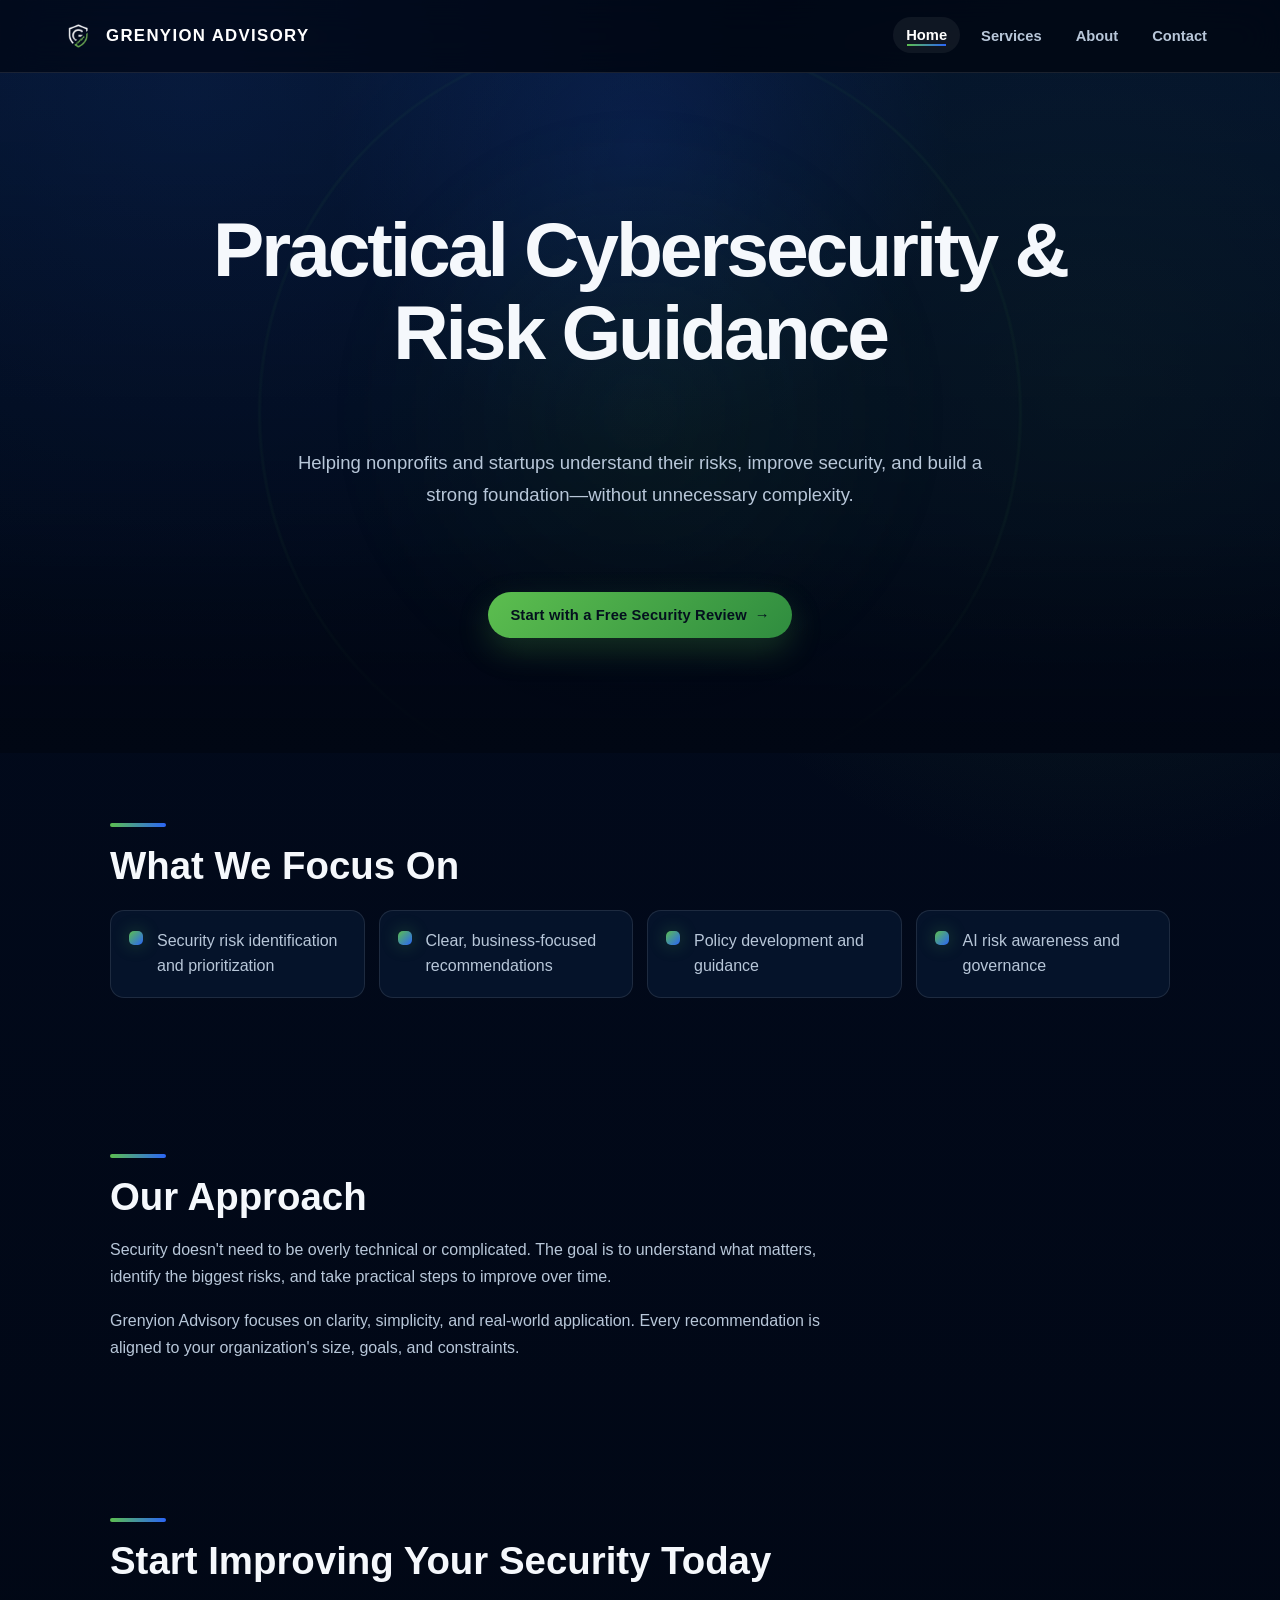
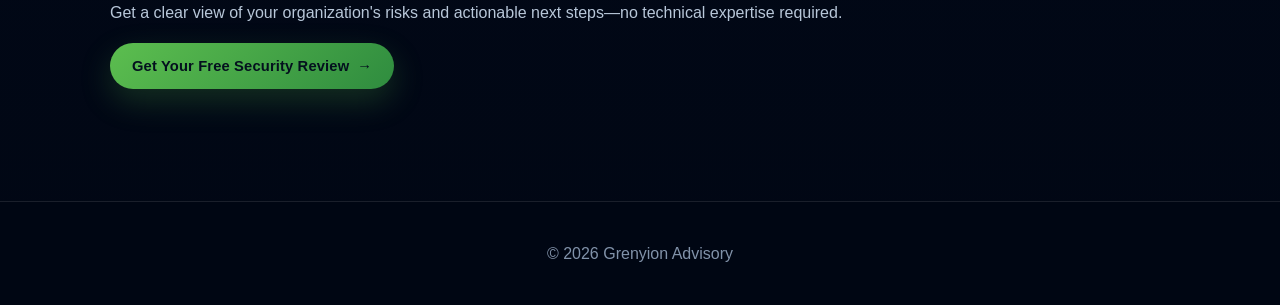
<file: index.html>
<!DOCTYPE html>
<html lang="en">
<head>
  <meta charset="UTF-8" />
  <meta name="viewport" content="width=device-width, initial-scale=1.0"/>
  <title>Grenyion Advisory - Home</title>
  <link rel="stylesheet" href="/styles.css"/>
  <link rel="icon" href="/favicon.ico" type="image/x-icon">
</head>

<body>

<header>
  <h1 class="logo">
    <a href="/">
      <img src="/logo.png" alt="Grenyion Advisory Logo">
      <span>Grenyion Advisory</span>
    </a>
  </h1>

  <nav>
    <a href="/" class="active">Home</a>
    <a href="/services">Services</a>
    <a href="/about">About</a>
    <a href="/contact">Contact</a>
  </nav>
</header>

<!-- HERO -->
<section class="hero">
  <h2>Practical Cybersecurity & Risk Guidance</h2>

  <p>
    Helping nonprofits and startups understand their risks, improve security, 
    and build a strong foundation—without unnecessary complexity.
  </p>

  <a class="cta" href="/free-review">Start with a Free Security Review</a>
</section>

<!-- VALUE SECTION -->
<section>
  <h3>What We Focus On</h3>

  <ul>
    <li>Security risk identification and prioritization</li>
    <li>Clear, business-focused recommendations</li>
    <li>Policy development and guidance</li>
    <li>AI risk awareness and governance</li>
  </ul>
</section>

<!-- APPROACH -->
<section>
  <h3>Our Approach</h3>

  <p>
    Security doesn't need to be overly technical or complicated. The goal is to
    understand what matters, identify the biggest risks, and take practical steps
    to improve over time.
  </p>

  <p>
    Grenyion Advisory focuses on clarity, simplicity, and real-world application.
    Every recommendation is aligned to your organization's size, goals, and constraints.
  </p>
</section>

<!-- CTA -->
<section>
  <h3>Start Improving Your Security Today</h3>

  <p>
    Get a clear view of your organization's risks and actionable next steps—no technical expertise required.
  </p>

  <a class="cta" href="/free-review">Get Your Free Security Review</a>
</section>

<footer>
  <p>© 2026 Grenyion Advisory</p>
</footer>

<script src="/script.js"></script>
</body>
</html>
</file>
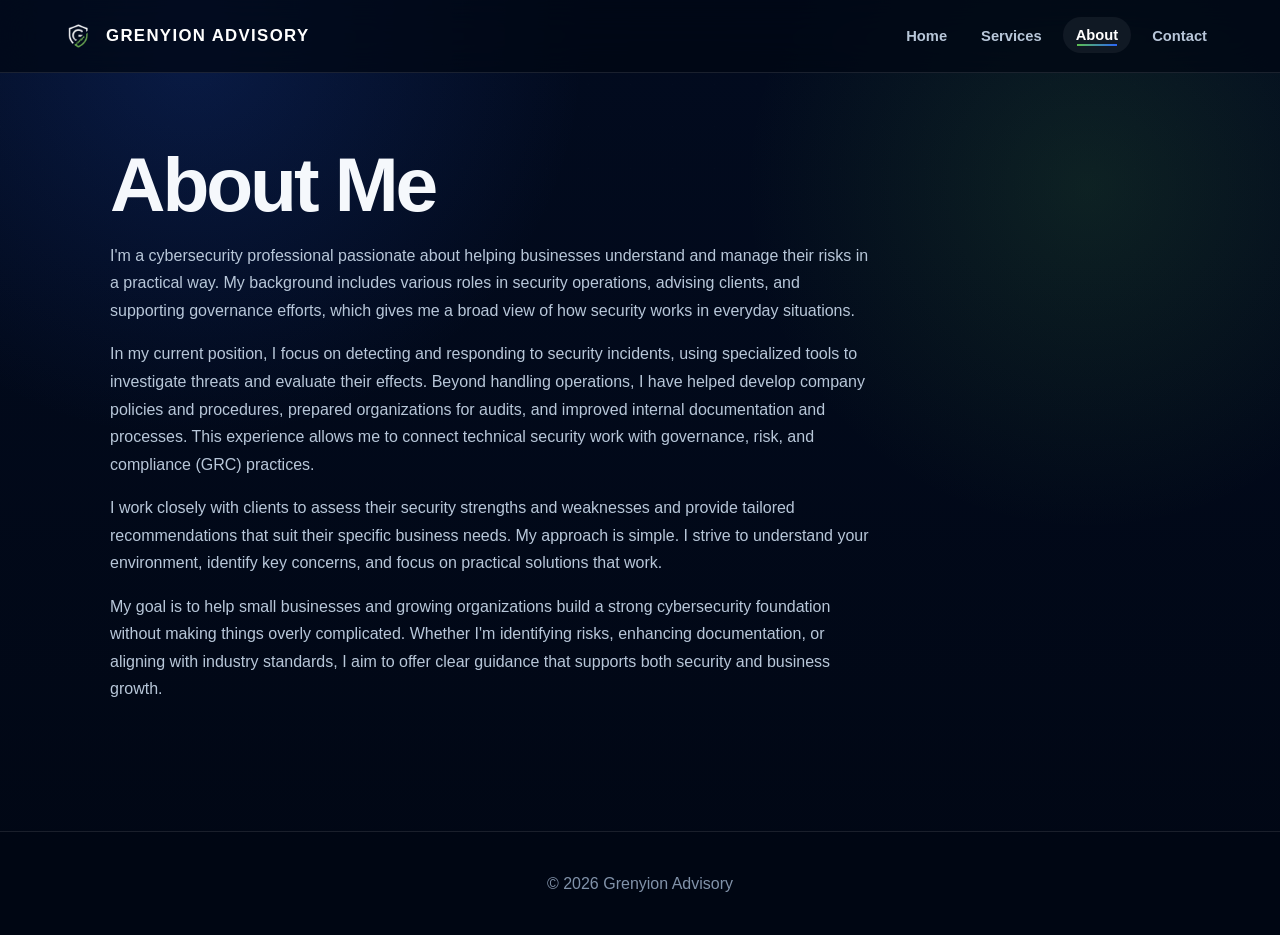
<file: about/index.html>
<!DOCTYPE html>
<html lang="en">
<head>
  <meta charset="UTF-8" />
  <meta name="viewport" content="width=device-width, initial-scale=1.0"/>
  <title>About - Grenyion Advisory</title>
  <link rel="stylesheet" href="/styles.css"/>
  <link rel="icon" href="/favicon.ico" type="image/x-icon">
</head>
<body>

<header>
  <h1 class="logo">
    <a href="/">
      <img src="/logo.png" alt="Grenyion Advisory Logo">
      <span>Grenyion Advisory</span>
    </a>
  </h1>
  <nav>
    <a href="/">Home</a>
    <a href="/services">Services</a>
    <a href="/about" class="active">About</a>
    <a href="/contact">Contact</a>
  </nav>
</header>

<section>
  <h2>About Me</h2>

  <p>
    I'm a cybersecurity professional passionate about helping businesses understand and manage their risks in a practical way. My background includes various roles in security operations, advising clients, and supporting governance efforts, which gives me a broad view of how security works in everyday situations.
  </p>

  <p>
    In my current position, I focus on detecting and responding to security incidents, using specialized tools to investigate threats and evaluate their effects. Beyond handling operations, I have helped develop company policies and procedures, prepared organizations for audits, and improved internal documentation and processes. This experience allows me to connect technical security work with governance, risk, and compliance (GRC) practices.
  </p>

  <p>
    I work closely with clients to assess their security strengths and weaknesses and provide tailored recommendations that suit their specific business needs. My approach is simple. I strive to understand your environment, identify key concerns, and focus on practical solutions that work.
  </p>

  <p>
    My goal is to help small businesses and growing organizations build a strong cybersecurity foundation without making things overly complicated. Whether I'm identifying risks, enhancing documentation, or aligning with industry standards, I aim to offer clear guidance that supports both security and business growth.
  </p>
</section>

<footer>
  <p>© 2026 Grenyion Advisory</p>
</footer>

<script src="/script.js"></script>
</body>
</html>
</file>
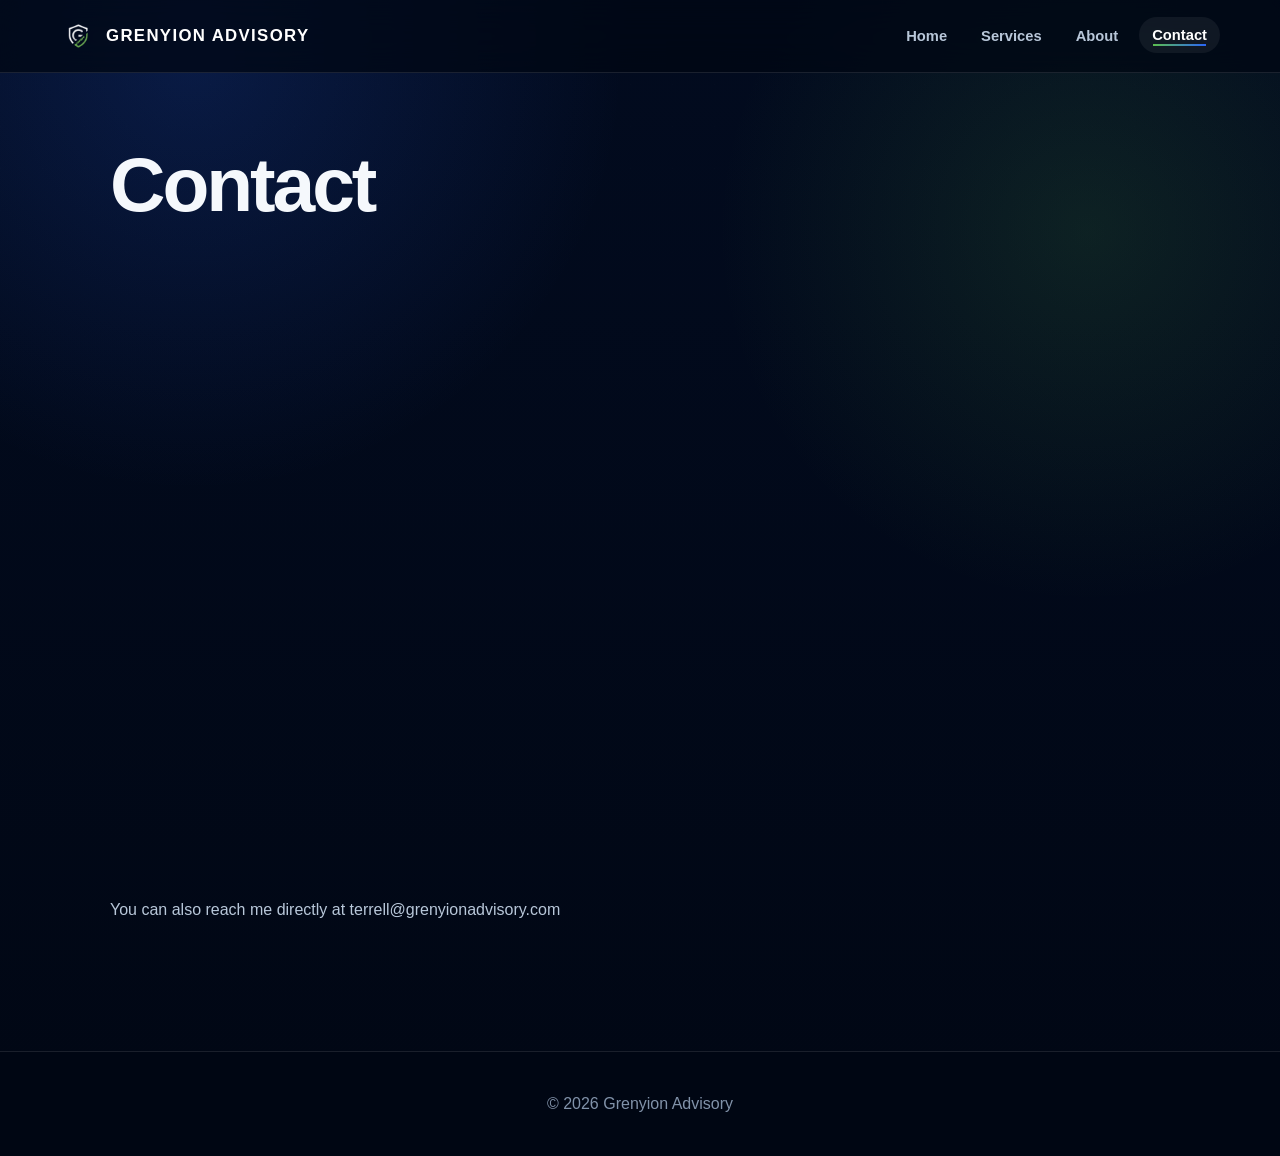
<file: contact/index.html>
<!DOCTYPE html>
<html lang="en">
<head>
  <meta charset="UTF-8" />
  <meta name="viewport" content="width=device-width, initial-scale=1.0"/>
  <title>Contact - Grenyion Advisory</title>
  <link rel="stylesheet" href="/styles.css"/>
  <link rel="icon" href="/favicon.ico" type="image/x-icon">
</head>
<body>

<header>
  <h1 class="logo">
    <a href="/">
      <img src="/logo.png" alt="Grenyion Advisory Logo">
      <span>Grenyion Advisory</span>
    </a>
  </h1>
  <nav>
    <a href="/">Home</a>
    <a href="/services">Services</a>
    <a href="/about">About</a>
    <a href="/contact" class="active">Contact</a>
  </nav>
</header>

<section>
  <h2>Contact</h2>

  <iframe data-tally-src="https://tally.so/embed/ja01o6?alignLeft=1&hideTitle=1&transparentBackground=1&dynamicHeight=1" loading="lazy" width="100%" height="650" frameborder="0" marginheight="0" marginwidth="0" title="Contact"></iframe>
<script>var d=document,w="https://tally.so/widgets/embed.js",v=function(){"undefined"!=typeof Tally?Tally.loadEmbeds():d.querySelectorAll("iframe[data-tally-src]:not([src])").forEach((function(e){e.src=e.dataset.tallySrc}))};if("undefined"!=typeof Tally)v();else if(d.querySelector('script[src="'+w+'"]')==null){var s=d.createElement("script");s.src=w,s.onload=v,s.onerror=v,d.body.appendChild(s);}</script>

  <p>
    You can also reach me directly at terrell@grenyionadvisory.com
  </p>
</section>

<footer>
  <p>© 2026 Grenyion Advisory</p>
</footer>

<script src="/script.js"></script>
</body>
</html>
</file>
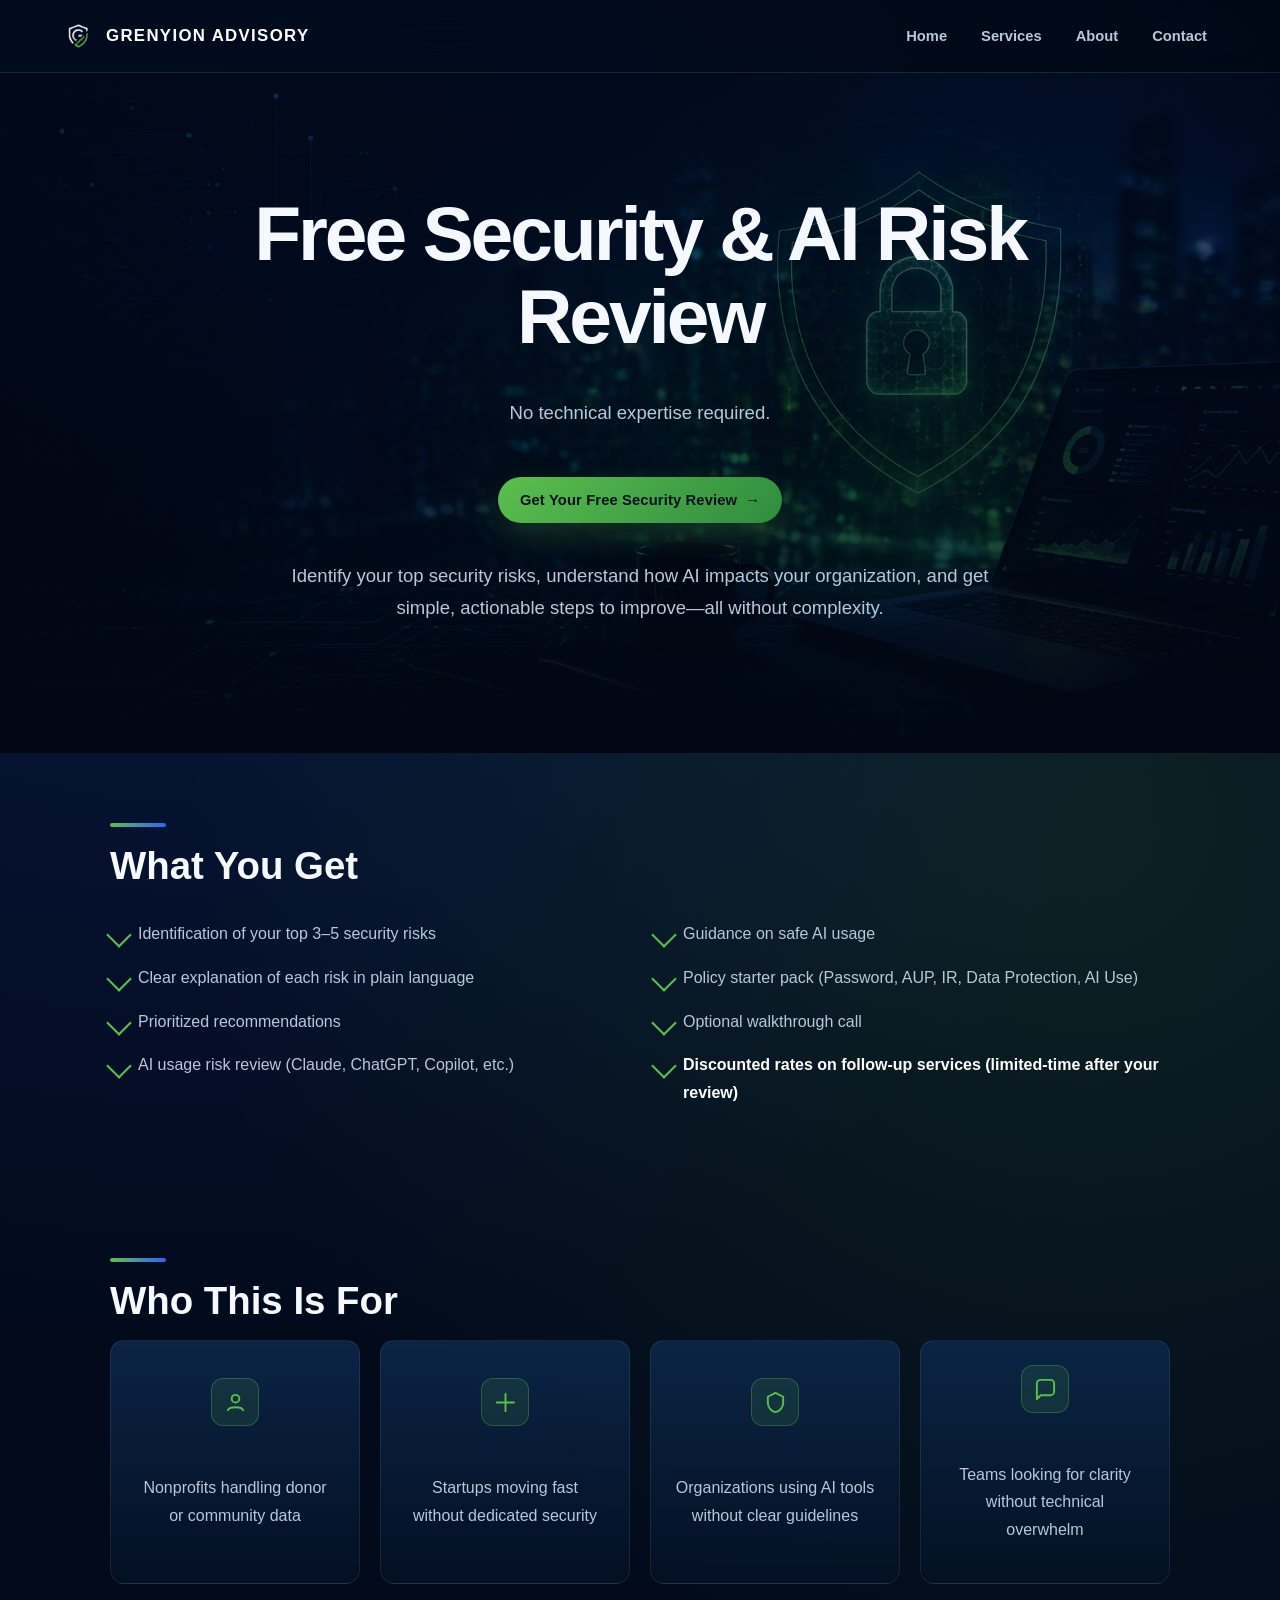
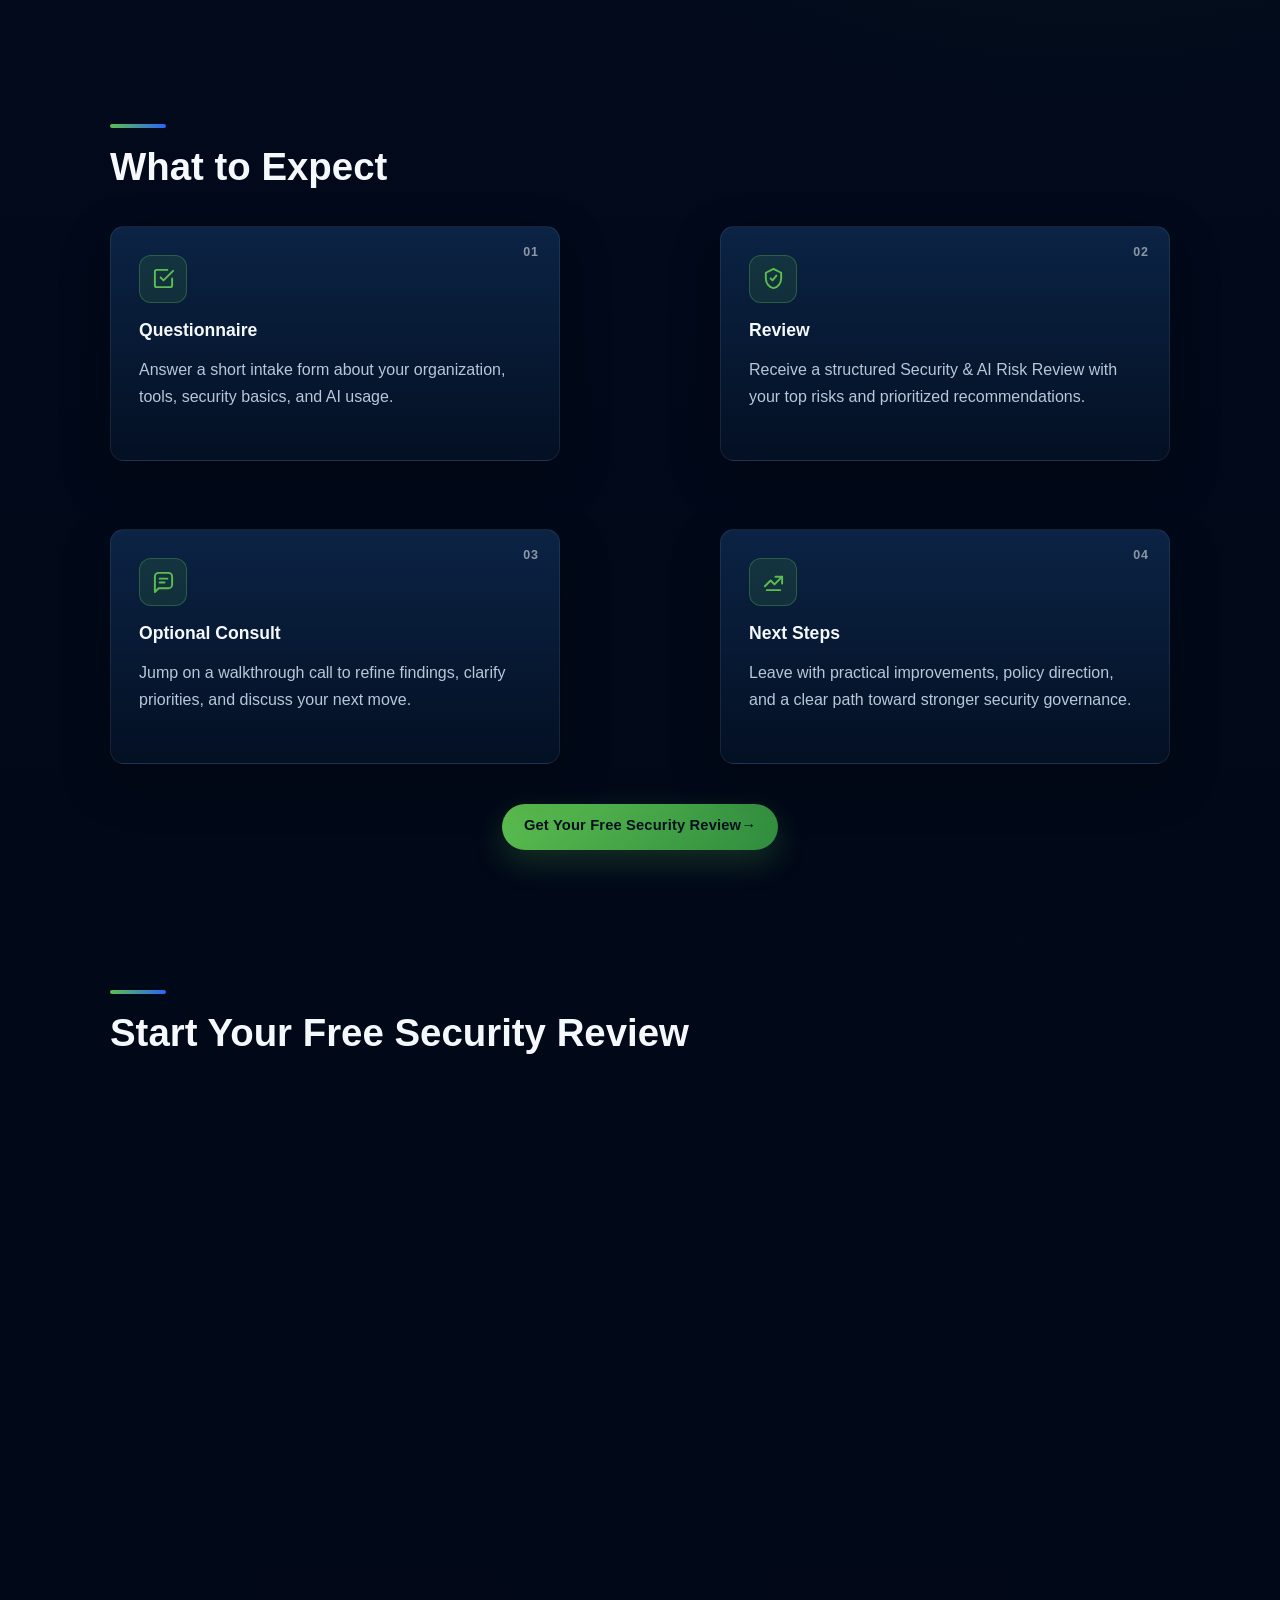
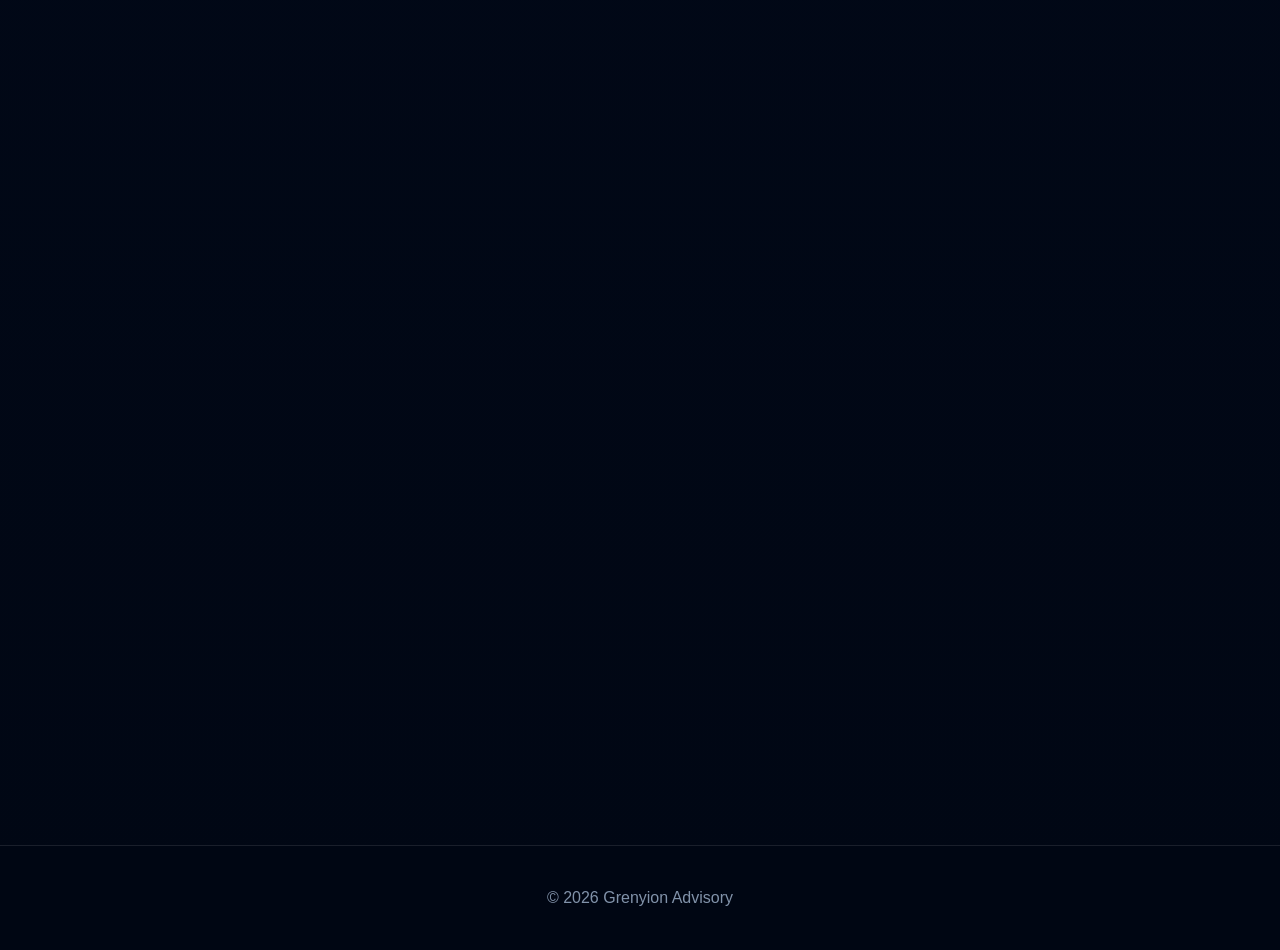
<file: free-review/index.html>
<!DOCTYPE html>
<html lang="en">
<head>
  <meta charset="UTF-8" />
  <meta name="viewport" content="width=device-width, initial-scale=1.0" />
  <title>Grenyion Advisory - Free Security Review</title>
  <link rel="stylesheet" href="/styles.css"/>
  <link rel="icon" href="/favicon.ico" type="image/x-icon">
  <style>
    /* Hero: custom background image for this page */
    .hero {
      background:
        linear-gradient(180deg, rgba(2, 11, 31, 0.62) 0%, rgba(1, 7, 20, 0.78) 100%),
        url('/herobglandingpage.png') center center / cover no-repeat;
    }

    /* Remove pulsing circle on this page */
    .hero::before {
      display: none !important;
    }

    .roadmap {
      position: relative;
      display: grid;
      grid-template-columns: 1fr 120px 1fr;
      grid-template-rows: auto auto;
      gap: 40px 20px;
      align-items: center;
      margin: 38px 0 34px;
    }

    .roadmap-step {
      position: relative;
      min-height: 235px;
      padding: 28px;
      border: 1px solid rgba(255, 255, 255, 0.08);
      border-radius: 14px;
      background: linear-gradient(180deg, rgba(12, 38, 72, 0.92), rgba(4, 17, 36, 0.92));
      box-shadow: 0 18px 50px rgba(0, 0, 0, 0.28);
      transition: transform 0.25s ease, border-color 0.25s ease, box-shadow 0.25s ease;
    }

    .roadmap-step:hover {
      transform: translateY(-6px);
      border-color: rgba(92, 190, 79, 0.45);
      box-shadow: 0 24px 70px rgba(0, 0, 0, 0.38);
    }

    .lower-step {
      margin-top: 28px;
    }

    .step-number {
      position: absolute;
      top: 18px;
      right: 20px;
      font-size: 0.78rem;
      font-weight: 800;
      letter-spacing: 0.08em;
      color: rgba(245, 248, 252, 0.55);
    }

    .step-icon {
      width: 48px;
      height: 48px;
      display: flex;
      align-items: center;
      justify-content: center;
      margin-bottom: 18px;
      border-radius: 12px;
      background: rgba(92, 190, 79, 0.12);
      border: 1px solid rgba(92, 190, 79, 0.32);
      color: #5cbe4f;
    }

    .step-icon svg {
      width: 23px;
      height: 23px;
      stroke-width: 2;
      stroke-linecap: round;
      stroke-linejoin: round;
    }

    .roadmap-step h4 { margin-bottom: 10px; }
    .roadmap-step p  { margin-bottom: 0; }

    .roadmap-cta {
      display: block;
      width: fit-content;
      margin: 40px auto 0;
      text-align: center;
    }

    .who-grid {
      display: grid;
      grid-template-columns: repeat(4, 1fr);
      gap: 20px;
    }

    .who-card {
      padding: 24px;
      border-radius: 14px;
      background: linear-gradient(180deg, rgba(12, 38, 72, 0.92), rgba(4, 17, 36, 0.92));
      border: 1px solid rgba(255,255,255,0.08);
      text-align: center;
      display: flex;
      flex-direction: column;
      align-items: center;
      justify-content: center;
      gap: 14px;
      min-height: 180px;
    }

    .benefits-grid {
      display: grid;
      grid-template-columns: 1fr 1fr;
      gap: 30px;
    }

    .check-item {
      position: relative;
      padding-left: 28px;
      margin-bottom: 12px;
    }

    .check-item:before {
      content: '';
      position: absolute;
      left: 0;
      top: 6px;
      width: 16px;
      height: 16px;
      border-left: 2px solid #5cbe4f;
      border-bottom: 2px solid #5cbe4f;
      transform: rotate(-45deg);
    }

    @media (max-width: 900px) {
      .who-grid       { grid-template-columns: 1fr 1fr; }
      .benefits-grid  { grid-template-columns: 1fr; }
    }

    @media (max-width: 850px) {
      .roadmap        { grid-template-columns: 1fr; gap: 18px; }
      .lower-step     { margin-top: 0; }
    }
  </style>
</head>

<body>

<header>
  <h1 class="logo">
    <a href="/">
      <img src="/logo.png" alt="Grenyion Advisory Logo">
      <span>Grenyion Advisory</span>
    </a>
  </h1>

  <nav>
    <a href="/">Home</a>
    <a href="/services">Services</a>
    <a href="/about">About</a>
    <a href="/contact">Contact</a>
  </nav>
</header>

<!-- HERO -->
<section class="hero">
  <h2>Free Security & AI Risk Review</h2>
  <p>No technical expertise required.</p>

  <a class="cta" href="#form">Get Your Free Security Review</a>

  <p style="max-width:700px; margin-top:20px;">
    Identify your top security risks, understand how AI impacts your organization, and get simple, actionable steps to improve—all without complexity.
  </p>
</section>

<!-- WHAT YOU GET -->
<section>
  <h3>What You Get</h3>

  <div class="benefits-grid">
    <div>
      <p class="check-item">Identification of your top 3–5 security risks</p>
      <p class="check-item">Clear explanation of each risk in plain language</p>
      <p class="check-item">Prioritized recommendations</p>
      <p class="check-item">AI usage risk review (Claude, ChatGPT, Copilot, etc.)</p>
    </div>
    <div>
      <p class="check-item">Guidance on safe AI usage</p>
      <p class="check-item">Policy starter pack (Password, AUP, IR, Data Protection, AI Use)</p>
      <p class="check-item">Optional walkthrough call</p>
      <p class="check-item"><strong>Discounted rates on follow-up services (limited-time after your review)</strong></p>
    </div>
  </div>
</section>

<!-- WHO IT'S FOR -->
<section>
  <h3>Who This Is For</h3>

  <div class="who-grid">

    <div class="who-card">
      <div class="step-icon">
        <svg viewBox="0 0 24 24" fill="none" stroke="currentColor">
          <circle cx="12" cy="8" r="4"/>
          <path d="M4 20c2-4 14-4 16 0"/>
        </svg>
      </div>
      <p>Nonprofits handling donor or community data</p>
    </div>

    <div class="who-card">
      <div class="step-icon">
        <svg viewBox="0 0 24 24" fill="none" stroke="currentColor">
          <path d="M3 12h18"/>
          <path d="M12 3v18"/>
        </svg>
      </div>
      <p>Startups moving fast without dedicated security</p>
    </div>

    <div class="who-card">
      <div class="step-icon">
        <svg viewBox="0 0 24 24" fill="none" stroke="currentColor">
          <path d="M12 2l8 4v6c0 5-3.5 9.5-8 10-4.5-.5-8-5-8-10V6z"/>
        </svg>
      </div>
      <p>Organizations using AI tools without clear guidelines</p>
    </div>

    <div class="who-card">
      <div class="step-icon">
        <svg viewBox="0 0 24 24" fill="none" stroke="currentColor">
          <path d="M21 15a4 4 0 0 1-4 4H7l-4 4V7a4 4 0 0 1 4-4h10a4 4 0 0 1 4 4z"/>
        </svg>
      </div>
      <p>Teams looking for clarity without technical overwhelm</p>
    </div>

  </div>
</section>

<!-- WHAT TO EXPECT -->
<section>
  <h3>What to Expect</h3>

  <div class="roadmap">

    <div class="roadmap-step">
      <span class="step-number">01</span>
      <div class="step-icon">
        <svg viewBox="0 0 24 24" fill="none" stroke="currentColor">
          <path d="M9 11l3 3L22 4"/>
          <path d="M21 12v7a2 2 0 0 1-2 2H5a2 2 0 0 1-2-2V5a2 2 0 0 1 2-2h11"/>
        </svg>
      </div>
      <h4>Questionnaire</h4>
      <p>Answer a short intake form about your organization, tools, security basics, and AI usage.</p>
    </div>

    <div class="roadmap-step">
      <span class="step-number">02</span>
      <div class="step-icon">
        <svg viewBox="0 0 24 24" fill="none" stroke="currentColor">
          <path d="M12 2l8 4v6c0 5-3.5 9.5-8 10-4.5-.5-8-5-8-10V6z"/>
          <path d="M9 12l2 2 4-5"/>
        </svg>
      </div>
      <h4>Review</h4>
      <p>Receive a structured Security & AI Risk Review with your top risks and prioritized recommendations.</p>
    </div>

    <div class="roadmap-step lower-step">
      <span class="step-number">03</span>
      <div class="step-icon">
        <svg viewBox="0 0 24 24" fill="none" stroke="currentColor">
          <path d="M21 15a4 4 0 0 1-4 4H7l-4 4V7a4 4 0 0 1 4-4h10a4 4 0 0 1 4 4z"/>
          <path d="M8 9h8"/>
          <path d="M8 13h5"/>
        </svg>
      </div>
      <h4>Optional Consult</h4>
      <p>Jump on a walkthrough call to refine findings, clarify priorities, and discuss your next move.</p>
    </div>

    <div class="roadmap-step lower-step">
      <span class="step-number">04</span>
      <div class="step-icon">
        <svg viewBox="0 0 24 24" fill="none" stroke="currentColor">
          <path d="M3 17l6-6 4 4 8-8"/>
          <path d="M14 7h7v7"/>
          <path d="M5 21h14"/>
        </svg>
      </div>
      <h4>Next Steps</h4>
      <p>Leave with practical improvements, policy direction, and a clear path toward stronger security governance.</p>
    </div>

  </div>

  <a class="cta roadmap-cta" href="#form">Get Your Free Security Review</a>
</section>

<!-- FORM -->
<section id="form">
  <h3>Start Your Free Security Review</h3>

  <iframe data-tally-src="https://tally.so/embed/GxoOPj?alignLeft=1&hideTitle=1&transparentBackground=1&dynamicHeight=1" loading="lazy" width="100%" height="1258" frameborder="0" marginheight="0" marginwidth="0" title="Free Security & AI Risk Review"></iframe>
  <script>
    var d=document,w="https://tally.so/widgets/embed.js",v=function(){
      "undefined"!=typeof Tally
        ? Tally.loadEmbeds()
        : d.querySelectorAll("iframe[data-tally-src]:not([src])").forEach(function(e){e.src=e.dataset.tallySrc});
    };
    if("undefined"!=typeof Tally) v();
    else if(d.querySelector('script[src="'+w+'"]')==null){
      var s=d.createElement("script");
      s.src=w; s.onload=v; s.onerror=v; d.body.appendChild(s);
    }
  </script>
</section>

<footer>
  <p>© 2026 Grenyion Advisory</p>
</footer>

<script src="/script.js"></script>
</body>
</html>
</file>
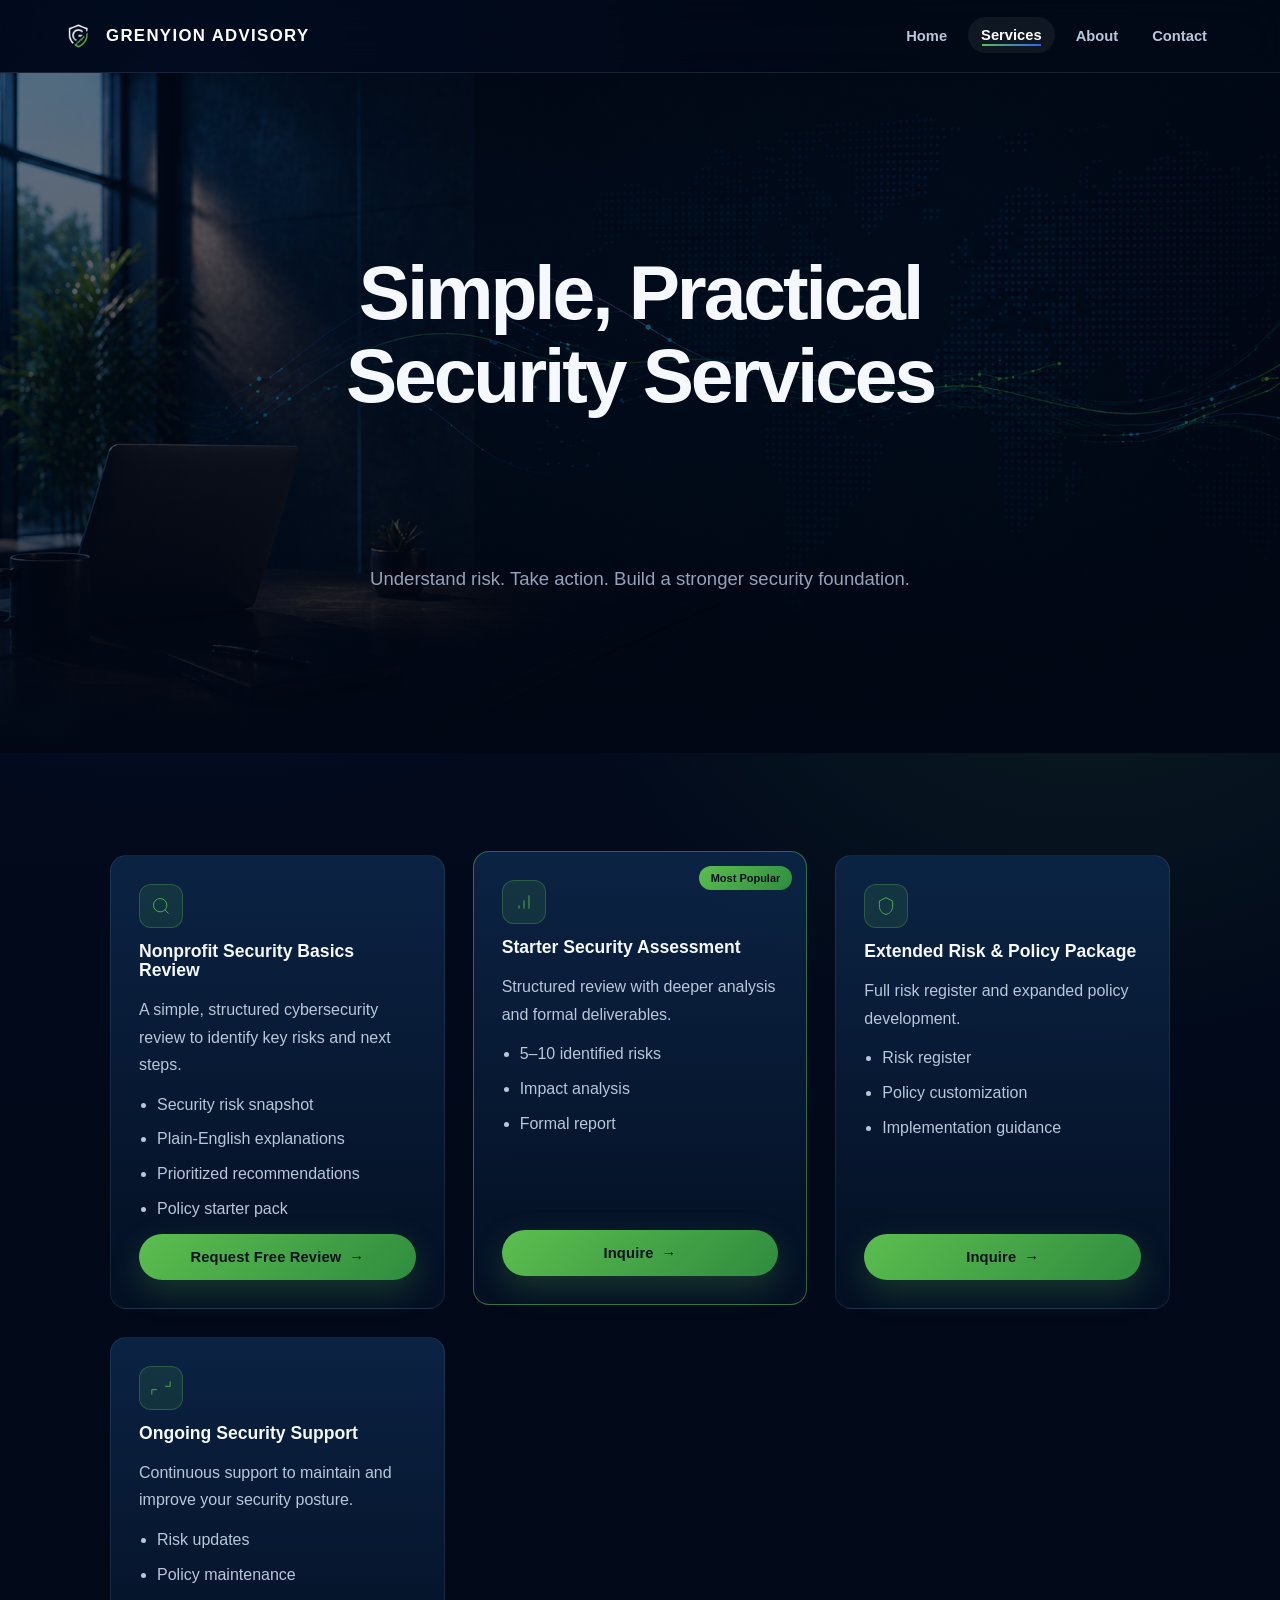
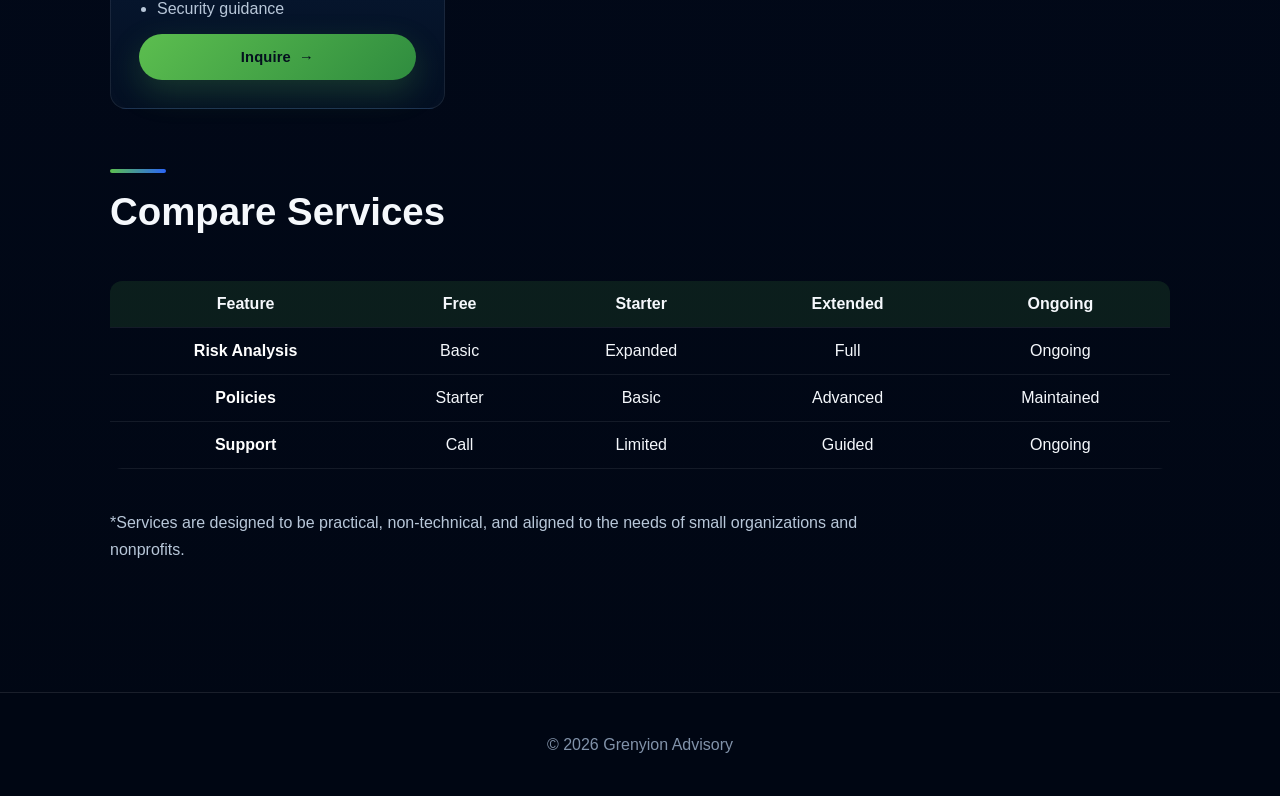
<file: services/index.html>
<!DOCTYPE html>
<html lang="en">
<head>
  <meta charset="UTF-8" />
  <meta name="viewport" content="width=device-width, initial-scale=1.0"/>
  <title>Services - Grenyion Advisory</title>
  <link rel="stylesheet" href="/styles.css"/>
  <link rel="icon" href="/favicon.ico" type="image/x-icon">
  <style>
    /* Hero: custom background image for this page */
    .hero {
      background:
        linear-gradient(180deg, rgba(2, 11, 31, 0.55) 0%, rgba(1, 7, 20, 0.78) 100%),
        url('/serviesheroimage.png') center center / cover no-repeat;
    }

    /* Remove pulsing circle on this page */
    .hero::before {
      display: none !important;
    }
  </style>
</head>
<body>

<header>
  <h1 class="logo">
    <a href="/">
      <img src="/logo.png" alt="Grenyion Advisory Logo">
      <span>Grenyion Advisory</span>
    </a>
  </h1>
  <nav>
    <a href="/">Home</a>
    <a href="/services" class="active">Services</a>
    <a href="/about">About</a>
    <a href="/contact">Contact</a>
  </nav>
</header>

<section class="hero">
  <h2 style="margin-bottom:10px; font-weight:700;">Simple, Practical<br>Security Services</h2>
  <p style="color:#94a3b8; max-width:600px; margin:0 auto;">
    Understand risk. Take action. Build a stronger security foundation.
  </p>
</section>

<section>

  <div class="cards">

    <!-- FREE REVIEW -->
    <div class="card">
      <div>
        <div class="icon">
          <svg viewBox="0 0 24 24" fill="none" stroke="currentColor">
            <circle cx="11" cy="11" r="8"/>
            <line x1="21" y1="21" x2="16.65" y2="16.65"/>
          </svg>
        </div>
        <h4>Nonprofit Security Basics Review</h4>
        <p>A simple, structured cybersecurity review to identify key risks and next steps.</p>
        <ul>
          <li>Security risk snapshot</li>
          <li>Plain-English explanations</li>
          <li>Prioritized recommendations</li>
          <li>Policy starter pack</li>
        </ul>
      </div>
      <a class="cta" href="/free-review">Request Free Review</a>
    </div>

    <!-- STARTER -->
    <div class="card popular">
      <span class="badge">Most Popular</span>
      <div>
        <div class="icon">
          <svg viewBox="0 0 24 24" fill="none" stroke="currentColor">
            <line x1="12" y1="20" x2="12" y2="10"/>
            <line x1="18" y1="20" x2="18" y2="4"/>
            <line x1="6" y1="20" x2="6" y2="16"/>
          </svg>
        </div>
        <h4>Starter Security Assessment</h4>
        <p>Structured review with deeper analysis and formal deliverables.</p>
        <ul>
          <li>5–10 identified risks</li>
          <li>Impact analysis</li>
          <li>Formal report</li>
        </ul>
      </div>
      <a class="cta" href="/contact">Inquire</a>
    </div>

    <!-- EXTENDED -->
    <div class="card">
      <div>
        <div class="icon">
          <svg viewBox="0 0 24 24" fill="none" stroke="currentColor">
            <path d="M12 2l8 4v6c0 5-3.5 9.5-8 10-4.5-.5-8-5-8-10V6z"/>
          </svg>
        </div>
        <h4>Extended Risk & Policy Package</h4>
        <p>Full risk register and expanded policy development.</p>
        <ul>
          <li>Risk register</li>
          <li>Policy customization</li>
          <li>Implementation guidance</li>
        </ul>
      </div>
      <a class="cta" href="/contact">Inquire</a>
    </div>

    <!-- ONGOING -->
    <div class="card">
      <div>
        <div class="icon">
          <svg viewBox="0 0 24 24" fill="none" stroke="currentColor">
            <polyline points="23 4 23 10 17 10"/>
            <polyline points="1 20 1 14 7 14"/>
          </svg>
        </div>
        <h4>Ongoing Security Support</h4>
        <p>Continuous support to maintain and improve your security posture.</p>
        <ul>
          <li>Risk updates</li>
          <li>Policy maintenance</li>
          <li>Security guidance</li>
        </ul>
      </div>
      <a class="cta" href="/contact">Inquire</a>
    </div>

  </div>

  <h3 style="margin-top:60px;">Compare Services</h3>

  <div style="width:100%; overflow-x:auto; -webkit-overflow-scrolling:touch;">
    <table>
      <tr>
        <th>Feature</th>
        <th>Free</th>
        <th>Starter</th>
        <th>Extended</th>
        <th>Ongoing</th>
      </tr>
      <tr>
        <td><strong>Risk Analysis</strong></td>
        <td>Basic</td>
        <td>Expanded</td>
        <td>Full</td>
        <td>Ongoing</td>
      </tr>
      <tr>
        <td><strong>Policies</strong></td>
        <td>Starter</td>
        <td>Basic</td>
        <td>Advanced</td>
        <td>Maintained</td>
      </tr>
      <tr>
        <td><strong>Support</strong></td>
        <td>Call</td>
        <td>Limited</td>
        <td>Guided</td>
        <td>Ongoing</td>
      </tr>
    </table>
  </div>

  <p style="margin-top:40px;">
    *Services are designed to be practical, non-technical, and aligned to the needs of small organizations and nonprofits.
  </p>
</section>
  <script>
  const params = new URLSearchParams(window.location.search);

  if (params.get("submitted") === "true") {

    setTimeout(() => {

      const overlay = document.createElement("div");
      overlay.style.cssText = `
        position: fixed;
        top: 0;
        left: 0;
        width: 100vw;
        height: 100vh;
        background: rgba(0, 0, 0, 0.5);
        display: flex;
        align-items: center;
        justify-content: center;
        z-index: 9999;
        opacity: 0;
        transition: opacity 0.3s ease;
      `;

      const modal = document.createElement("div");
      modal.style.cssText = `
        background: linear-gradient(180deg, rgba(12, 38, 72, 0.95), rgba(4, 17, 36, 0.95));
        color: #f5f8fc;
        padding: 28px 24px;
        border-radius: 16px;
        max-width: 420px;
        width: 90%;
        text-align: center;
        box-shadow: 0 24px 70px rgba(0, 0, 0, 0.4);
        border: 1px solid rgba(255,255,255,0.08);
        position: relative;
        font-size: 15px;
        line-height: 1.6;
        transform: scale(0.95);
        opacity: 0;
        transition: opacity 0.3s ease, transform 0.3s ease;
      `;

      modal.innerHTML = `
        <button id="closePopup" style="
          position:absolute;
          top:10px;
          right:12px;
          background:none;
          border:none;
          color:#94a3b8;
          font-size:14px;
          cursor:pointer;
        ">✕</button>
        <h3 style="margin-bottom:10px;">Request Submitted</h3>
        <p style="color:#94a3b8;">
          Thanks for submitting your security review request.<br>
          We'll review your responses and follow up shortly. 
          Confirmation is also in your email. 
          (Check Spam/Junk)
        </p>
      `;

      overlay.appendChild(modal);
      document.body.appendChild(overlay);

      requestAnimationFrame(() => {
        overlay.style.opacity = "1";
        modal.style.opacity = "1";
        modal.style.transform = "scale(1)";
      });

      function closeModal() {
        overlay.style.opacity = "0";
        modal.style.opacity = "0";
        modal.style.transform = "scale(0.95)";
        setTimeout(() => overlay.remove(), 300);
      }

      document.getElementById("closePopup").onclick = closeModal;
      setTimeout(closeModal, 10000);

    }, 1500);

    window.history.replaceState({}, document.title, "/");
  }
</script>

<footer>
  <p>© 2026 Grenyion Advisory</p>
</footer>

<script src="/script.js"></script>
</body>
</html>
</file>
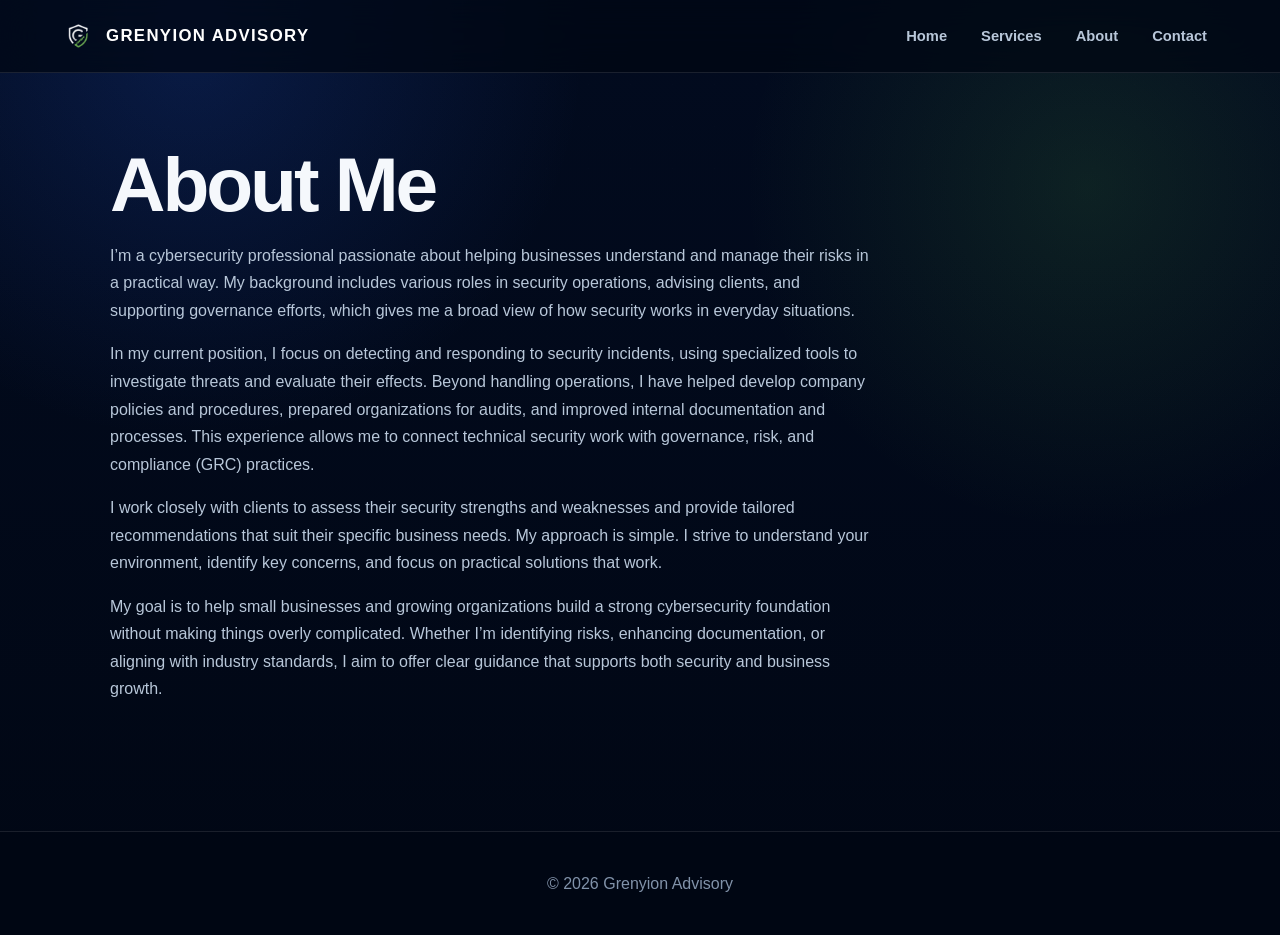
<file: about.html>
<!DOCTYPE html>
<html lang="en">
<head>
  <meta charset="UTF-8" />
  <meta name="viewport" content="width=device-width, initial-scale=1.0"/>
  <title>About - Grenyion Advisory</title>
  <link rel="stylesheet" href="styles.css"/>
  <link rel="icon" href="favicon.ico" type="image/x-icon">
</head>
<body>

<header>
  <h1 class="logo">
  <a href="home.html">
    <img src="logo.png" alt="Grenyion Advisory Logo">
    <span>Grenyion Advisory</span>
  </a>
</h1>
  <nav>
    <a href="home.html">Home</a>
    <a href="services.html">Services</a>
    <a href="about.html">About</a>
    <a href="contact.html">Contact</a>
  </nav>
</header>

<section>
  <h2>About Me</h2>

  <p>
    I’m a cybersecurity professional passionate about helping businesses understand and manage their risks in a practical way. My background includes various roles in security operations, advising clients, and supporting governance efforts, which gives me a broad view of how security works in everyday situations.
  </p>

  <p>
    In my current position, I focus on detecting and responding to security incidents, using specialized tools to investigate threats and evaluate their effects. Beyond handling operations, I have helped develop company policies and procedures, prepared organizations for audits, and improved internal documentation and processes. This experience allows me to connect technical security work with governance, risk, and compliance (GRC) practices.
  </p>

  <p>
    I work closely with clients to assess their security strengths and weaknesses and provide tailored recommendations that suit their specific business needs. My approach is simple. I strive to understand your environment, identify key concerns, and focus on practical solutions that work.
  </p>

  <p>
    My goal is to help small businesses and growing organizations build a strong cybersecurity foundation without making things overly complicated. Whether I’m identifying risks, enhancing documentation, or aligning with industry standards, I aim to offer clear guidance that supports both security and business growth.
  </p>
</section>

<footer>
  <p>© 2026 Grenyion Advisory</p>
</footer>
<script src="script.js"></script>
</body>
</html>
</file>
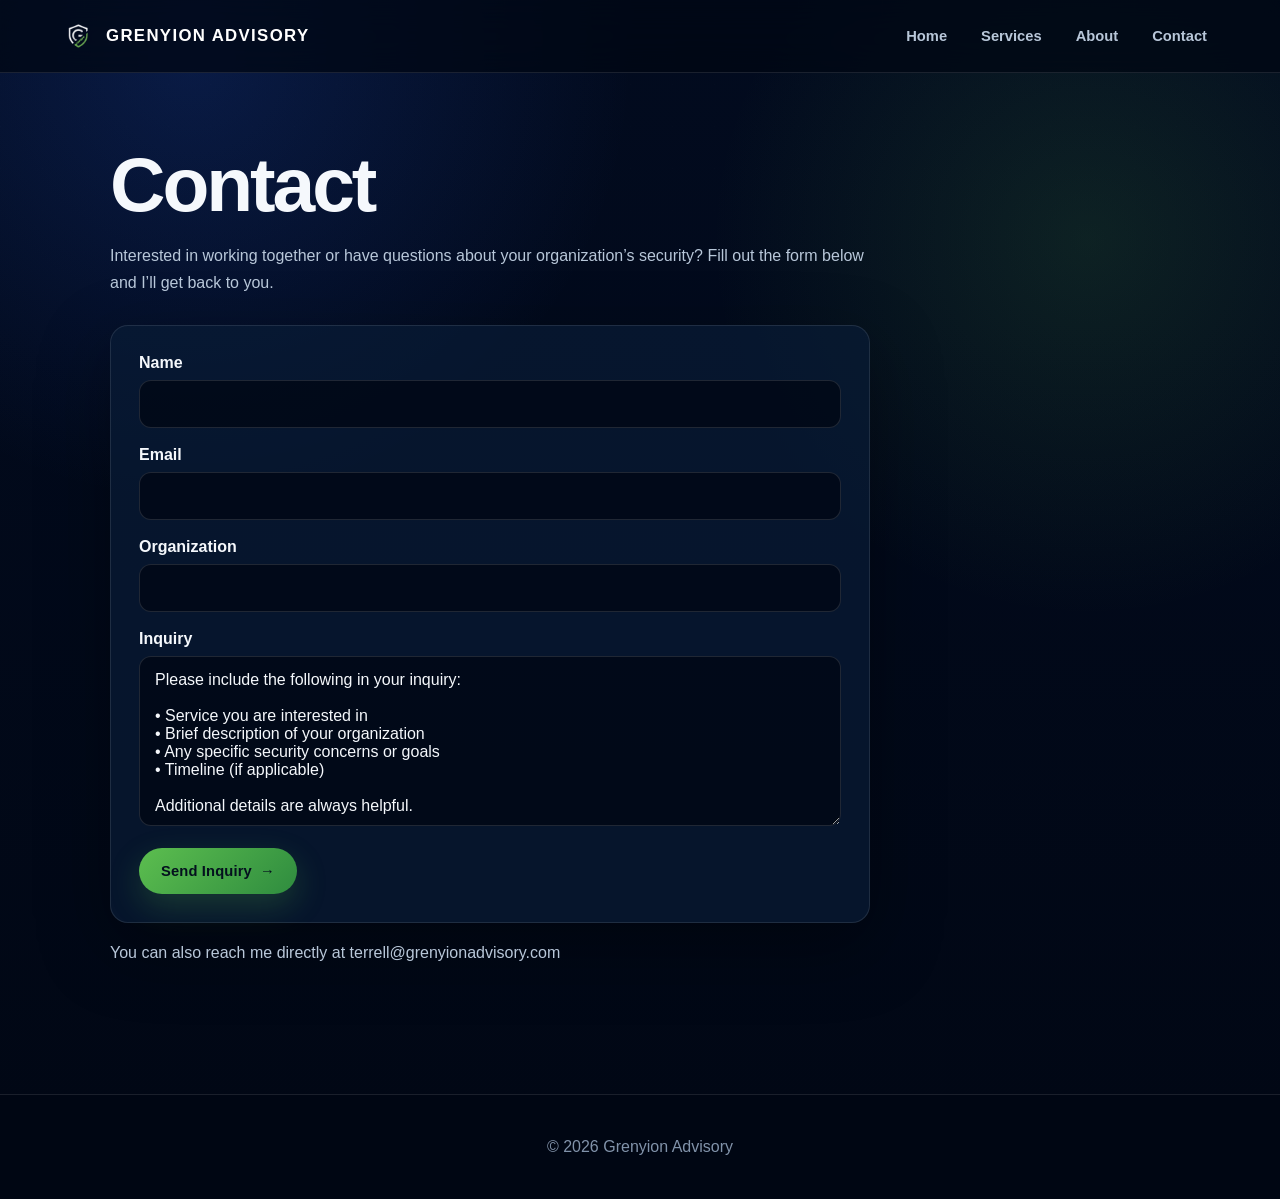
<file: contact.html>
<!DOCTYPE html>
<html lang="en">
<head>
  <meta charset="UTF-8" />
  <meta name="viewport" content="width=device-width, initial-scale=1.0"/>
  <title>Contact - Grenyion Advisory</title>
  <link rel="stylesheet" href="styles.css"/>
  <link rel="icon" href="favicon.ico" type="image/x-icon">
</head>
<body>

<header>
  <h1 class="logo">
  <a href="home.html">
    <img src="logo.png" alt="Grenyion Advisory Logo">
    <span>Grenyion Advisory</span>
  </a>
</h1>
  <nav>
    <a href="home.html">Home</a>
    <a href="services.html">Services</a>
    <a href="about.html">About</a>
    <a href="contact.html">Contact</a>
  </nav>
</header>

<section>
  <h2>Contact</h2>

  <p>
    Interested in working together or have questions about your organization’s security? Fill out the form below and I’ll get back to you.
  </p>

  <form id="contactForm" action="mailto:terrell@grenyionadvisory.com?subject=[INQUIRY]%20New%20Service%20Inquiry" method="POST" enctype="text/plain">

    <label for="name">Name</label><br/>
    <input type="text" id="name" name="Name" required maxlength="100" pattern="[A-Za-z0-9 .,'-]+"><br/><br/>

    <label for="email">Email</label><br/>
    <input type="email" id="email" name="Email" required maxlength="150"><br/><br/>

    <label for="organization">Organization</label><br/>
    <input type="text" id="organization" name="Organization" maxlength="150" pattern="[A-Za-z0-9 .,&'\-]+"><br/><br/>

    <label for="message">Inquiry</label><br/>
    <textarea id="message" name="Message" rows="6" required maxlength="2000">Please include the following in your inquiry:

• Service you are interested in
• Brief description of your organization
• Any specific security concerns or goals
• Timeline (if applicable)

Additional details are always helpful.</textarea><br/><br/>

    <button type="submit">Send Inquiry</button>

  </form>

  <script>
    // Basic client-side sanitization (prevents simple injection / formatting issues)
    function sanitizeInput(str) {
      return str
        .replace(/</g, "&lt;")
        .replace(/>/g, "&gt;")
        .replace(/\"/g, "&quot;")
        .replace(/'/g, "&#39;")
        .trim();
    }

    document.getElementById('contactForm').addEventListener('submit', function(e) {
      const fields = ['name', 'email', 'organization', 'message'];

      fields.forEach(id => {
        const el = document.getElementById(id);
        if (el && el.value) {
          el.value = sanitizeInput(el.value);
        }
      });
    });
  </script>

  <p>
    You can also reach me directly at terrell@grenyionadvisory.com
  </p>
</section>

<footer>
  <p>© 2026 Grenyion Advisory</p>
</footer>
<script src="script.js"></script>
</body>
</html>
</file>
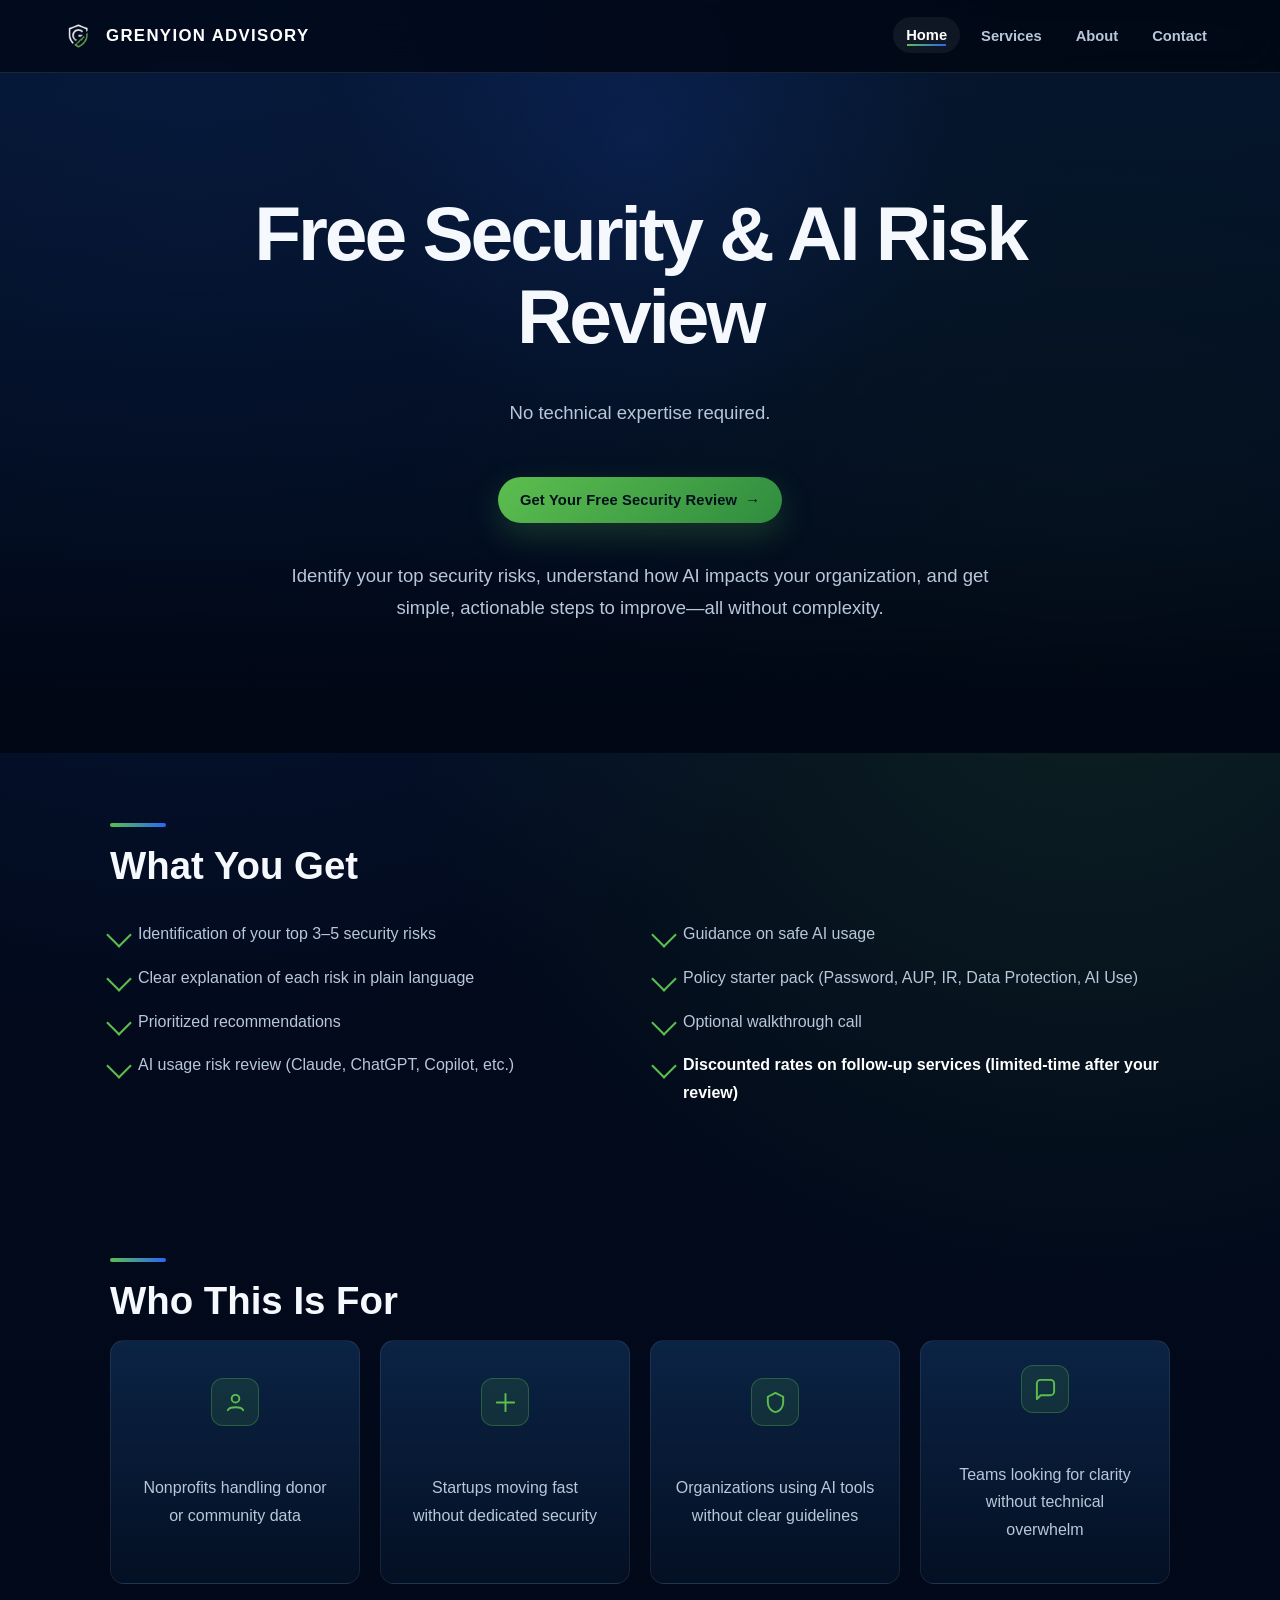
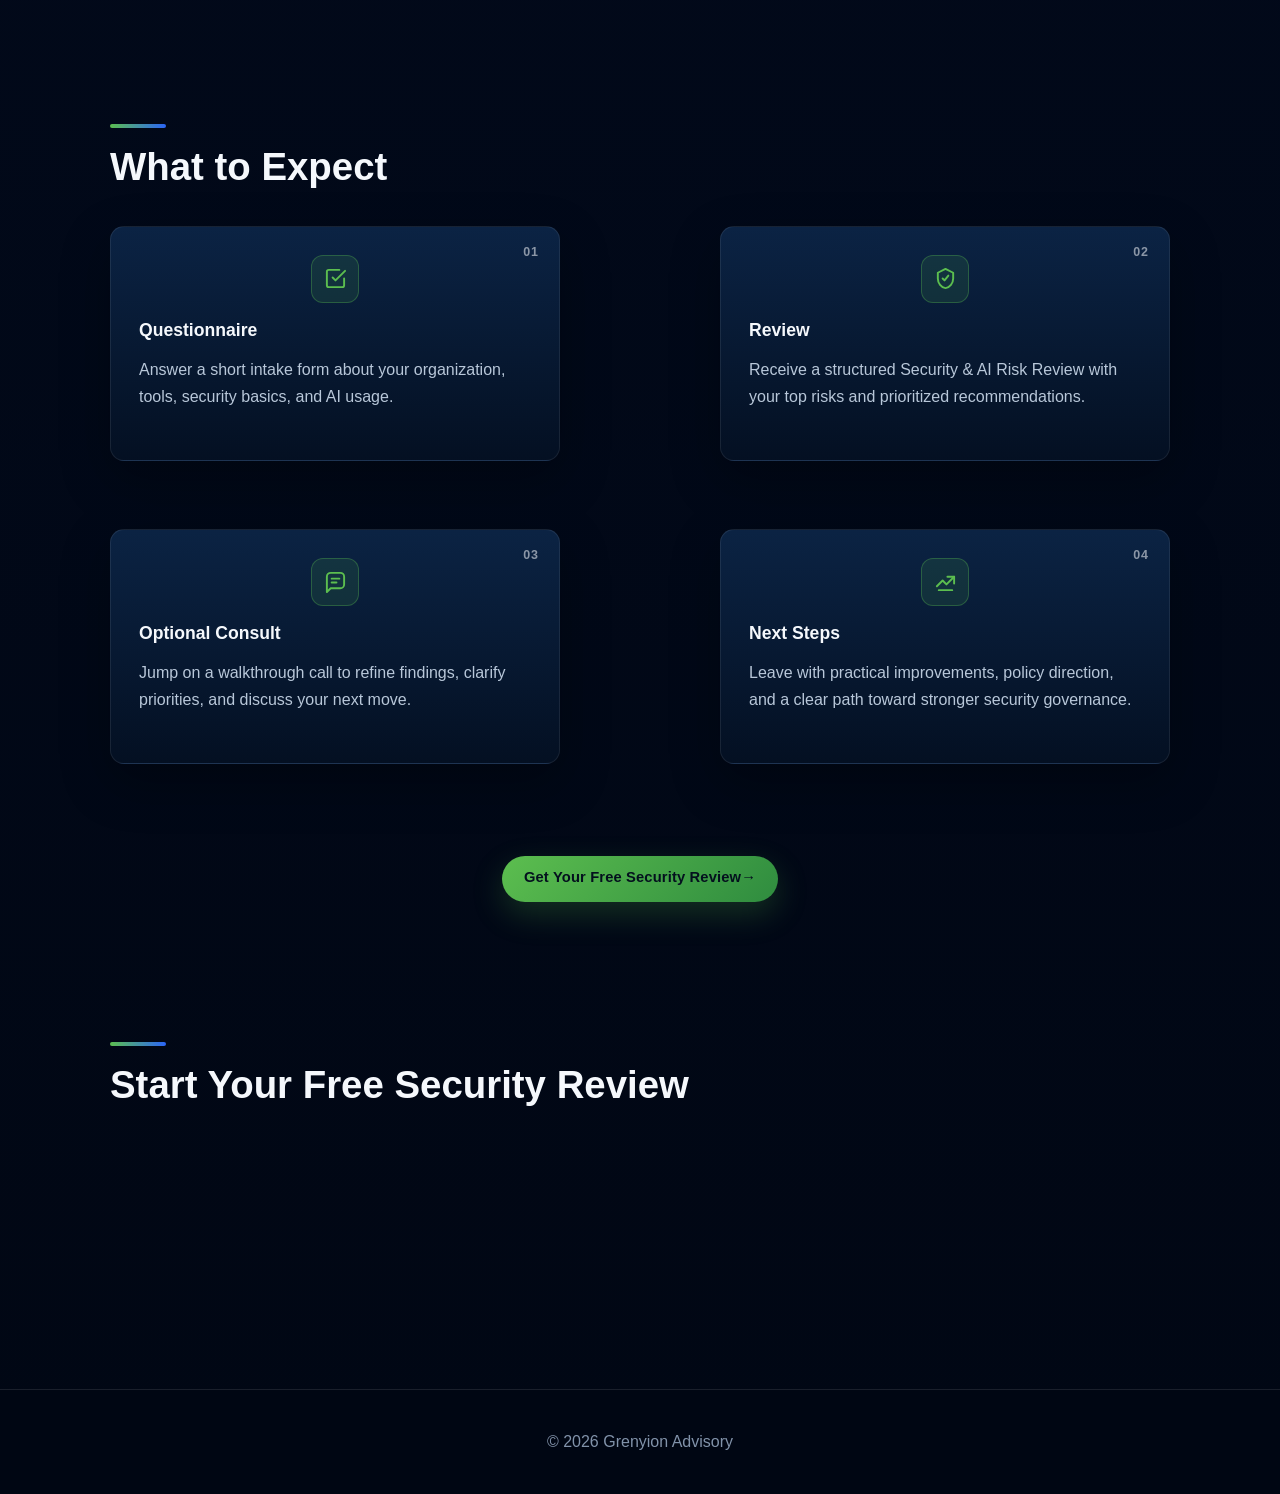
<file: free-review-index.html>
<!DOCTYPE html>
<html lang="en">
<head>
  <meta charset="UTF-8" />
  <meta name="viewport" content="width=device-width, initial-scale=1.0" />
  <title>Grenyion Advisory - Free Security Review</title>
  <link rel="stylesheet" href="styles.css"/>
  <link rel="icon" href="favicon.ico" type="image/x-icon">
  <style>
    .roadmap {
      position: relative;
      display: grid;
      grid-template-columns: 1fr 120px 1fr;
      grid-template-rows: auto auto;
      gap: 40px 20px;
      align-items: center;
      margin: 38px 0 34px;
    }

    .roadmap-step {
      position: relative;
      min-height: 235px;
      padding: 28px;
      border: 1px solid rgba(255, 255, 255, 0.08);
      border-radius: 14px;
      background: linear-gradient(180deg, rgba(12, 38, 72, 0.92), rgba(4, 17, 36, 0.92));
      box-shadow: 0 18px 50px rgba(0, 0, 0, 0.28);
      transition: transform 0.25s ease, border-color 0.25s ease, box-shadow 0.25s ease;
    }

    .roadmap-step:hover {
      transform: translateY(-6px);
      border-color: rgba(92, 190, 79, 0.45);
      box-shadow: 0 24px 70px rgba(0, 0, 0, 0.38);
    }

    .lower-step {
      margin-top: 28px;
    }

    .step-number {
      position: absolute;
      top: 18px;
      right: 20px;
      font-size: 0.78rem;
      font-weight: 800;
      letter-spacing: 0.08em;
      color: rgba(245, 248, 252, 0.55);
    }

    .step-icon {
      margin: 0 auto 12px;
      width: 56px;
      height: 56px;
      width: 48px;
      height: 48px;
      display: flex;
      align-items: center;
      justify-content: center;
      margin-bottom: 18px;
      border-radius: 12px;
      background: rgba(92, 190, 79, 0.12);
      border: 1px solid rgba(92, 190, 79, 0.32);
      color: #5cbe4f;
    }

    .step-icon svg {
      width: 23px;
      height: 23px;
      stroke-width: 2;
      stroke-linecap: round;
      stroke-linejoin: round;
    }

    .roadmap-step h4 {
      margin-bottom: 10px;
    }

    .roadmap-step p {
      margin-bottom: 0;
    }

    
    .roadmap-arrow svg {
      width: 100%;
      max-width: 130px;
      stroke-width: 3;
      stroke-linecap: round;
      stroke-linejoin: round;
      filter: drop-shadow(0 0 8px rgba(92, 190, 79, 0.25));
    }

    
    
    
    .roadmap-cta {
      display: block;
      width: fit-content;
      margin: 40px auto 0;
      text-align: center;
    }

    @media (max-width: 850px) {
      .roadmap {
        grid-template-columns: 1fr;
        gap: 18px;
      }

      .roadmap-arrow {
        display: none;
      }

      .lower-step {
        margin-top: 0;
      }
    }
  .who-grid {
  display: grid;
  grid-template-columns: repeat(4, 1fr);
  gap: 20px;
}

.who-card {
  padding: 24px;
  border-radius: 14px;
  background: linear-gradient(180deg, rgba(12, 38, 72, 0.92), rgba(4, 17, 36, 0.92));
  border: 1px solid rgba(255,255,255,0.08);
  text-align: center;

  display: flex;
  flex-direction: column;
  align-items: center;
  justify-content: center;
  gap: 14px;
  min-height: 180px;
}

.benefits-grid {
  display: grid;
  grid-template-columns: 1fr 1fr;
  gap: 30px;
}

.check-item {
  position: relative;
  padding-left: 28px;
  margin-bottom: 12px;
}

.check-item:before {
  content: '';
  position: absolute;
  left: 0;
  top: 6px;
  width: 16px;
  height: 16px;
  border-left: 2px solid #5cbe4f;
  border-bottom: 2px solid #5cbe4f;
  transform: rotate(-45deg);
}

@media (max-width: 900px) {
  .who-grid {
    grid-template-columns: 1fr 1fr;
  }

  .benefits-grid {
    grid-template-columns: 1fr;
  }
}

  /* Fix mobile horizontal overflow */
html, body {
  max-width: 100%;
  overflow-x: hidden;
}

* {
  box-sizing: border-box;
}

img, iframe {
  max-width: 100%;
  height: auto;
}

/* SPECIFIC FIX: roadmap grid causing overflow */
@media (max-width: 768px) {
  .roadmap {
    display: grid;
    grid-template-columns: 1fr; /* force single column */
    gap: 16px;
    width: 100%;
  }

  .roadmap-card {
    width: 100%;
    max-width: 100%;
  }

  .roadmap-arrow {
    display: none;
  }

  /* ensure parent containers don’t squeeze layout */
  .container, .section {
    width: 100%;
    max-width: 100%;
    padding-left: 16px;
    padding-right: 16px;
  }
}


  .roadmap-arrow {
    display: none; /* remove arrows on mobile */
  }

  .container, .section {
    padding-left: 16px;
    padding-right: 16px;
  }
}


  * {
    box-sizing: border-box;
  }

  img, iframe {
    max-width: 100%;
    height: auto;
  }
  .hero::before {
  display: none !important;
}
</style>
</head>

<body>

<header>
  <h1 class="logo">
    <a href="/home">
      <img src="logo.png" alt="Grenyion Advisory Logo">
    <span>Grenyion Advisory</span>
    </a>
  </h1>

  <nav>
    <a href="/home" class="active">Home</a>
    <a href="/services">Services</a>
    <a href="/about">About</a>
    <a href="/contact">Contact</a>
  </nav>
</header>

<!-- HERO -->
<section class="hero">
  <h2>Free Security & AI Risk Review</h2>
  <p>No technical expertise required.</p>

  <a class="cta" href="#form">Get Your Free Security Review</a>

  <p style="max-width:700px; margin-top:20px;">
    Identify your top security risks, understand how AI impacts your organization, and get simple, actionable steps to improve—all without complexity.
  </p>
</section>

<!-- WHAT YOU GET -->
<section>
  <h3>What You Get</h3>

  <div class="benefits-grid">

    <div>
      <p class="check-item">Identification of your top 3–5 security risks</p>
      <p class="check-item">Clear explanation of each risk in plain language</p>
      <p class="check-item">Prioritized recommendations</p>
      <p class="check-item">AI usage risk review (Claude, ChatGPT, Copilot, etc.)</p>
    </div>

    <div>
      <p class="check-item">Guidance on safe AI usage</p>
      <p class="check-item">Policy starter pack (Password, AUP, IR, Data Protection, AI Use)</p>
      <p class="check-item">Optional walkthrough call</p>
      <p class="check-item"><strong>Discounted rates on follow-up services (limited-time after your review)</strong></p>
    </div>

  </div>

</section>

<!-- WHO IT'S FOR -->
<section>
  <h3>Who This Is For</h3>

  <div class="who-grid">

    <div class="who-card">
      <div class="step-icon">
        <svg viewBox="0 0 24 24" fill="none" stroke="currentColor">
          <circle cx="12" cy="8" r="4"/>
          <path d="M4 20c2-4 14-4 16 0"/>
        </svg>
      </div>
      <p>Nonprofits handling donor or community data</p>
    </div>

    <div class="who-card">
      <div class="step-icon">
        <svg viewBox="0 0 24 24" fill="none" stroke="currentColor">
          <path d="M3 12h18"/>
          <path d="M12 3v18"/>
        </svg>
      </div>
      <p>Startups moving fast without dedicated security</p>
    </div>

    <div class="who-card">
      <div class="step-icon">
        <svg viewBox="0 0 24 24" fill="none" stroke="currentColor">
          <path d="M12 2l8 4v6c0 5-3.5 9.5-8 10-4.5-.5-8-5-8-10V6z"/>
        </svg>
      </div>
      <p>Organizations using AI tools without clear guidelines</p>
    </div>

    <div class="who-card">
      <div class="step-icon">
        <svg viewBox="0 0 24 24" fill="none" stroke="currentColor">
          <path d="M21 15a4 4 0 0 1-4 4H7l-4 4V7a4 4 0 0 1 4-4h10a4 4 0 0 1 4 4z"/>
        </svg>
      </div>
      <p>Teams looking for clarity without technical overwhelm</p>
    </div>

  </div>

</section>

<!-- WHAT TO EXPECT -->
<section>
  <h3>What to Expect</h3>

  <div class="roadmap">

  <!-- 1 -->
  <div class="roadmap-step">
    <span class="step-number">01</span>
    <div class="step-icon">
      <svg viewBox="0 0 24 24" fill="none" stroke="currentColor">
        <path d="M9 11l3 3L22 4"/>
        <path d="M21 12v7a2 2 0 0 1-2 2H5a2 2 0 0 1-2-2V5a2 2 0 0 1 2-2h11"/>
      </svg>
    </div>
    <h4>Questionnaire</h4>
    <p>Answer a short intake form about your organization, tools, security basics, and AI usage.</p>
  </div>

  <!-- arrow 1 -->
  

  <!-- 2 -->
  <div class="roadmap-step">
    <span class="step-number">02</span>
    <div class="step-icon">
      <svg viewBox="0 0 24 24" fill="none" stroke="currentColor">
        <path d="M12 2l8 4v6c0 5-3.5 9.5-8 10-4.5-.5-8-5-8-10V6z"/>
        <path d="M9 12l2 2 4-5"/>
      </svg>
    </div>
    <h4>Review</h4>
    <p>Receive a structured Security & AI Risk Review with your top risks and prioritized recommendations.</p>
  </div>

  <!-- arrow 2 (down) -->
  

  <!-- 3 -->
  <div class="roadmap-step lower-step">
    <span class="step-number">03</span>
    <div class="step-icon">
      <svg viewBox="0 0 24 24" fill="none" stroke="currentColor">
        <path d="M21 15a4 4 0 0 1-4 4H7l-4 4V7a4 4 0 0 1 4-4h10a4 4 0 0 1 4 4z"/>
        <path d="M8 9h8"/>
        <path d="M8 13h5"/>
      </svg>
    </div>
    <h4>Optional Consult</h4>
    <p>Jump on a walkthrough call to refine findings, clarify priorities, and discuss your next move.</p>
  </div>

  <!-- arrow 3 -->
  

  <!-- 4 -->
  <div class="roadmap-step lower-step">
    <span class="step-number">04</span>
    <div class="step-icon">
      <svg viewBox="0 0 24 24" fill="none" stroke="currentColor">
        <path d="M3 17l6-6 4 4 8-8"/>
        <path d="M14 7h7v7"/>
        <path d="M5 21h14"/>
      </svg>
    </div>
    <h4>Next Steps</h4>
    <p>Leave with practical improvements, policy direction, and a clear path toward stronger security governance.</p>
  </div>
</div>
</br>
  <a class="cta roadmap-cta" href="#form">Get Your Free Security Review</a>
</section>

<!-- FORM -->
<section id="form">
  <h3>Start Your Free Security Review</h3>

  <iframe data-tally-src="https://tally.so/embed/GxoOPj?alignLeft=1&hideTitle=1&transparentBackground=1&dynamicHeight=1" loading="lazy" width="100%" height="1258" frameborder="0" marginheight="0" marginwidth="0" title="Free Security & AI Risk Review"></iframe>
  <script>
    var d=document,w="https://tally.so/widgets/embed.js",v=function(){
      "undefined"!=typeof Tally
        ? Tally.loadEmbeds()
        : d.querySelectorAll("iframe[data-tally-src]:not([src])").forEach(function(e){e.src=e.dataset.tallySrc});
    };
    if("undefined"!=typeof Tally) v();
    else if(d.querySelector('script[src="'+w+'"]')==null){
      var s=d.createElement("script");
      s.src=w; s.onload=v; s.onerror=v; d.body.appendChild(s);
    }
  </script>
</section>

<footer>
  <p>© 2026 Grenyion Advisory</p>
</footer>

</body>
</html>
</file>
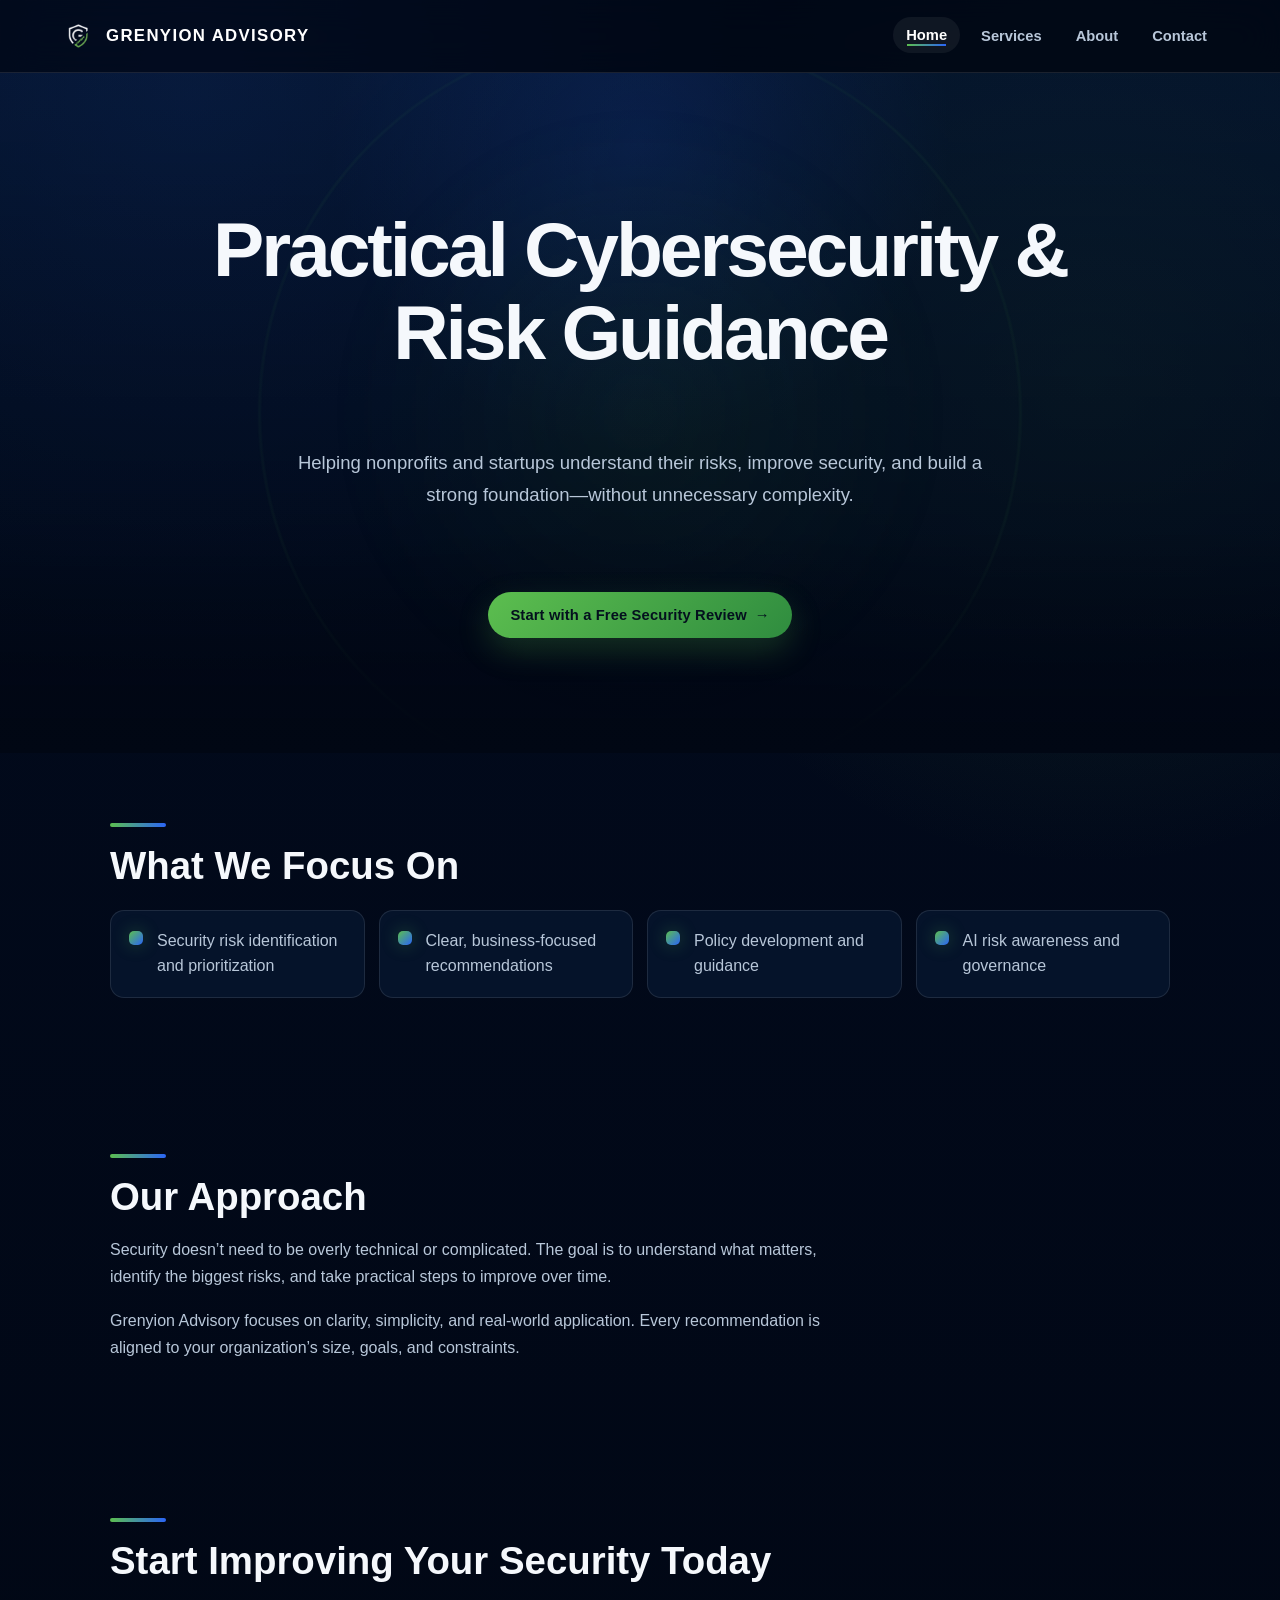
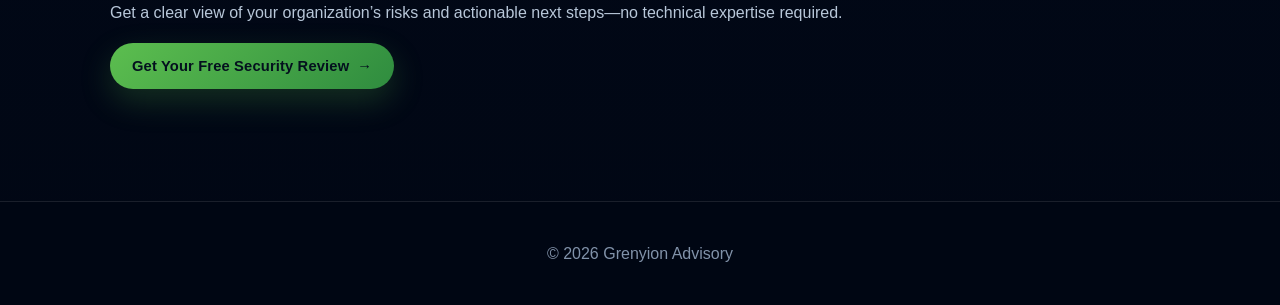
<file: home.html>
<!DOCTYPE html>
<html lang="en">
<head>
  <meta charset="UTF-8" />
  <meta name="viewport" content="width=device-width, initial-scale=1.0"/>
  <title>Grenyion Advisory - Home</title>
  <link rel="stylesheet" href="styles.css"/>
  <link rel="icon" href="favicon.ico" type="image/x-icon">
</head>

<body>

<header>
  <h1 class="logo">
    <a href="home.html">
      <img src="logo.png" alt="Grenyion Advisory Logo">
      <span>Grenyion Advisory</span>
    </a>
  </h1>

  <nav>
    <a href="home.html" class="active">Home</a>
    <a href="services.html">Services</a>
    <a href="about.html">About</a>
    <a href="contact.html">Contact</a>
  </nav>
</header>

<!-- HERO -->
<section class="hero">
  <h2>Practical Cybersecurity & Risk Guidance</h2>

  <p>
    Helping nonprofits and startups understand their risks, improve security, 
    and build a strong foundation—without unnecessary complexity.
  </p>

  <a class="cta" href="index.html">Start with a Free Security Review</a>
</section>

<!-- VALUE SECTION -->
<section>
  <h3>What We Focus On</h3>

  <ul>
    <li>Security risk identification and prioritization</li>
    <li>Clear, business-focused recommendations</li>
    <li>Policy development and guidance</li>
    <li>AI risk awareness and governance</li>
  </ul>
</section>

<!-- APPROACH -->
<section>
  <h3>Our Approach</h3>

  <p>
    Security doesn’t need to be overly technical or complicated. The goal is to
    understand what matters, identify the biggest risks, and take practical steps
    to improve over time.
  </p>

  <p>
    Grenyion Advisory focuses on clarity, simplicity, and real-world application.
    Every recommendation is aligned to your organization’s size, goals, and constraints.
  </p>
</section>

<!-- CTA -->
<section>
  <h3>Start Improving Your Security Today</h3>

  <p>
    Get a clear view of your organization’s risks and actionable next steps—no technical expertise required.
  </p>

  <a class="cta" href="index.html">Get Your Free Security Review</a>
</section>

<footer>
  <p>© 2026 Grenyion Advisory</p>
</footer>

<script src="script.js"></script>
</body>
</html>
</file>
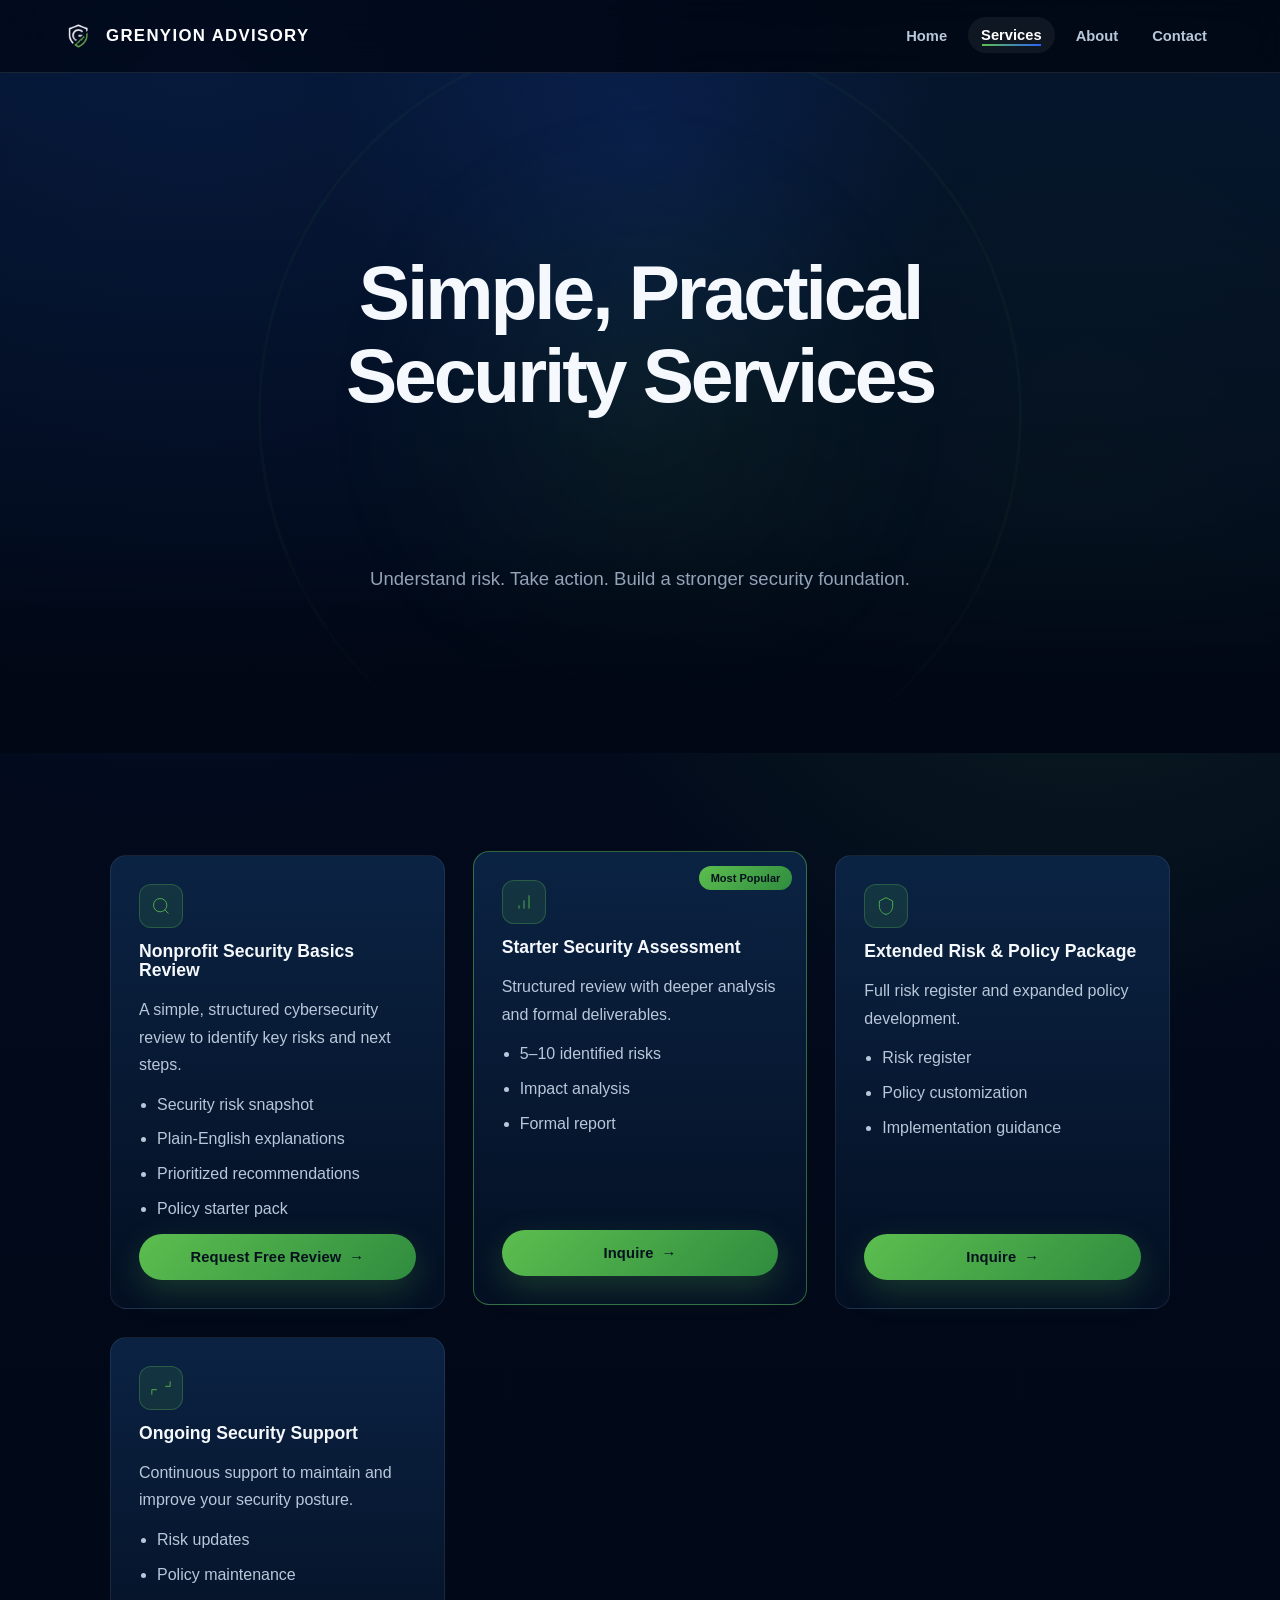
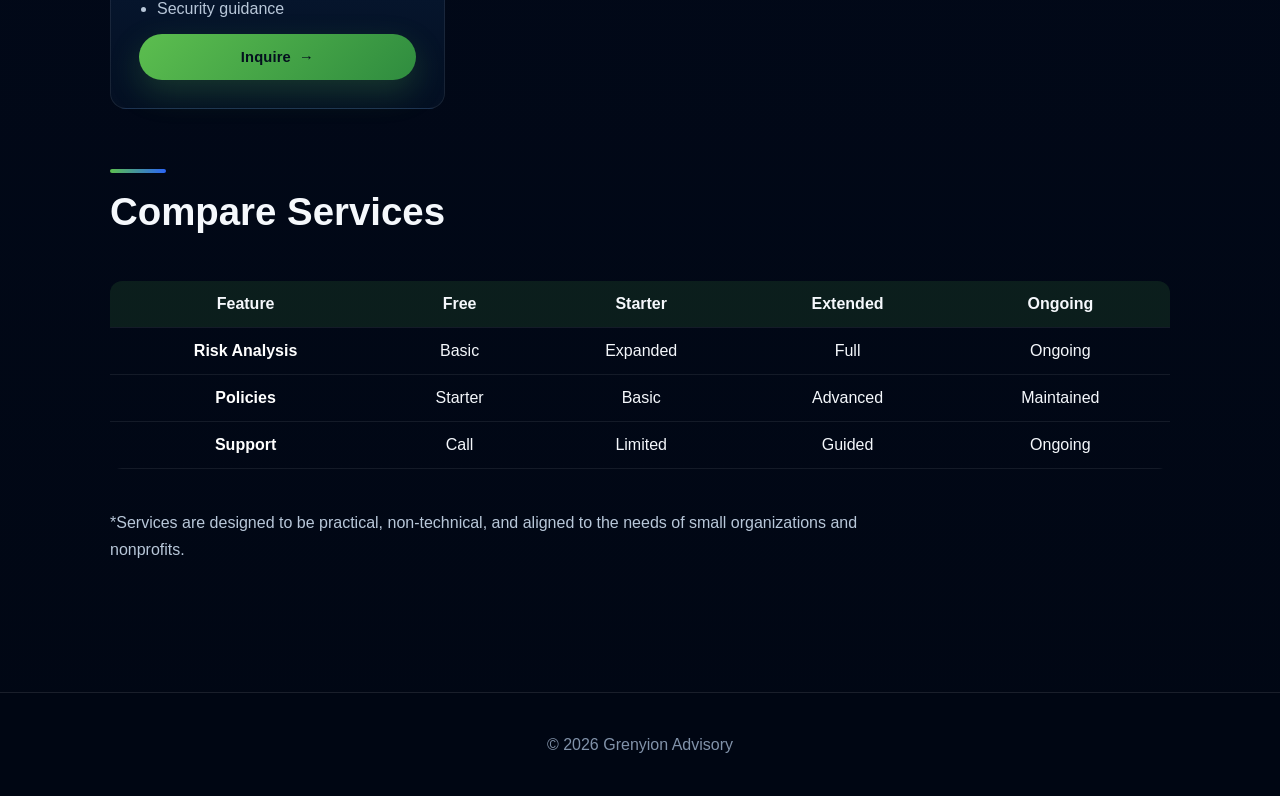
<file: services.html>
<!DOCTYPE html>
<html lang="en">
<head>
  <meta charset="UTF-8" />
  <meta name="viewport" content="width=device-width, initial-scale=1.0"/>
  <title>Services - Grenyion Advisory</title>
  <link rel="stylesheet" href="styles.css"/>
  <link rel="icon" href="favicon.ico" type="image/x-icon">
</head>
<body>

<header>
  <h1 class="logo">
  <a href="home.html">
    <img src="logo.png" alt="Grenyion Advisory Logo">
    <span>Grenyion Advisory</span>
  </a>
</h1>
  <nav>
    <a href="home.html">Home</a>
    <a href="services.html" class="active">Services</a>
    <a href="about.html">About</a>
    <a href="contact.html">Contact</a>
  </nav>
</header>

<section class="hero">
  <h2 style="margin-bottom:10px;">Simple, Practical<br>Security Services</h2>
  <p style="color:#94a3b8; max-width:600px; margin:0 auto;">
    Understand risk. Take action. Build a stronger security foundation.
  </p>
</section>

<section>

  <div class="cards">

    <!-- FREE REVIEW -->
    <div class="card">
      <div>
        <div class="icon">
          <svg viewBox="0 0 24 24" fill="none" stroke="currentColor">
            <circle cx="11" cy="11" r="8"/>
            <line x1="21" y1="21" x2="16.65" y2="16.65"/>
          </svg>
        </div>
        <h4>Nonprofit Security Basics Review</h4>
        <p>A simple, structured cybersecurity review to identify key risks and next steps.</p>
        <ul>
          <li>Security risk snapshot</li>
          <li>Plain-English explanations</li>
          <li>Prioritized recommendations</li>
          <li>Policy starter pack</li>
        </ul>
      </div>
      <a class="cta" href="contact.html">Request Free Review</a>
    </div>

    <!-- STARTER -->
    <div class="card popular">
      <span class="badge">Most Popular</span>
      <div>
        <div class="icon">
          <svg viewBox="0 0 24 24" fill="none" stroke="currentColor">
            <line x1="12" y1="20" x2="12" y2="10"/>
            <line x1="18" y1="20" x2="18" y2="4"/>
            <line x1="6" y1="20" x2="6" y2="16"/>
          </svg>
        </div>
        <h4>Starter Security Assessment</h4>
        <p>Structured review with deeper analysis and formal deliverables.</p>
        <ul>
          <li>5–10 identified risks</li>
          <li>Impact analysis</li>
          <li>Formal report</li>
        </ul>
      </div>
      <a class="cta" href="contact.html">Inquire</a>
    </div>

    <!-- EXTENDED -->
    <div class="card">
      <div>
        <div class="icon">
          <svg viewBox="0 0 24 24" fill="none" stroke="currentColor">
            <path d="M12 2l8 4v6c0 5-3.5 9.5-8 10-4.5-.5-8-5-8-10V6z"/>
          </svg>
        </div>
        <h4>Extended Risk & Policy Package</h4>
        <p>Full risk register and expanded policy development.</p>
        <ul>
          <li>Risk register</li>
          <li>Policy customization</li>
          <li>Implementation guidance</li>
        </ul>
      </div>
      <a class="cta" href="contact.html">Inquire</a>
    </div>

    <!-- ONGOING -->
    <div class="card">
      <div>
        <div class="icon">
          <svg viewBox="0 0 24 24" fill="none" stroke="currentColor">
            <polyline points="23 4 23 10 17 10"/>
            <polyline points="1 20 1 14 7 14"/>
          </svg>
        </div>
        <h4>Ongoing Security Support</h4>
        <p>Continuous support to maintain and improve your security posture.</p>
        <ul>
          <li>Risk updates</li>
          <li>Policy maintenance</li>
          <li>Security guidance</li>
        </ul>
      </div>
      <a class="cta" href="contact.html">Inquire</a>
    </div>

  </div>

    <h3 style="margin-top:60px;">Compare Services</h3>

  <div style="width:100%; overflow-x:auto; -webkit-overflow-scrolling:touch;">
  <table>
    <tr>
      <th>Feature</th>
      <th>Free</th>
      <th>Starter</th>
      <th>Extended</th>
      <th>Ongoing</th>
    </tr>
    <tr>
      <td><strong>Risk Analysis</strong></td>
      <td>Basic</td>
      <td>Expanded</td>
      <td>Full</td>
      <td>Ongoing</td>
    </tr>
    <tr>
      <td><strong>Policies</strong></td>
      <td>Starter</td>
      <td>Basic</td>
      <td>Advanced</td>
      <td>Maintained</td>
    </tr>
    <tr>
      <td><strong>Support</strong></td>
      <td>Call</td>
      <td>Limited</td>
      <td>Guided</td>
      <td>Ongoing</td>
    </tr>
  </table>
  </div>

  <p style="margin-top:40px;">
    *Services are designed to be practical, non-technical, and aligned to the needs of small organizations and nonprofits.
  </p>
</section>

<footer>
  <p>© 2026 Grenyion Advisory</p>
</footer>

</body>
</html>
</file>
<file: styles.css>
/* =========================
   GRENYION ADVISORY — MODERN CYBER CONSULTING THEME
========================= */

:root {
  --bg: #020b1f;
  --bg-deep: #010714;
  --navy: #061a36;
  --navy-soft: #0b2748;
  --panel: rgba(9, 28, 55, 0.72);
  --panel-light: (13, 42, 76, 0.9);
  --line: rgba(255, 255, 255, 0.10);
  --line-green: rgba(92, 190, 79, 0.42);
  --text: #f5f8fc;
  --muted: #b8c7d9;
  --muted-2: #8193aa;
  --green: #5cbe4f;
  --green-dark: #2f8c3f;
  --blue: #2b65f6;
  --white: #ffffff;
  --shadow: 0 24px 70px rgba(0, 0, 0, 0.35);
  --radius: 18px;
  --max: 1160px;
}

* {
  box-sizing: border-box;
}

html {
  scroll-behavior: smooth;
}

body {
  margin: 0;
  font-family: Inter, "Segoe UI", Tahoma, Geneva, Verdana, sans-serif;
  background:
    radial-gradient(circle at 15% 5%, rgba(43, 101, 246, 0.18), transparent 28%),
    radial-gradient(circle at 85% 20%, rgba(92, 190, 79, 0.13), transparent 26%),
    linear-gradient(180deg, var(--bg) 0%, var(--bg-deep) 100%);
  color: var(--text);
  overflow-x: hidden;
}

body::before {
  content: "";
  position: fixed;
  inset: 0;
  pointer-events: none;
  opacity: 0.22;
  background-image:
    linear-gradient(rgba(255,255,255,0.035) 1px, transparent 1px),
    linear-gradient(90deg, rgba(255,255,255,0.035) 1px, transparent 1px);
  background-size: 42px 42px;
  mask-image: linear-gradient(to bottom, black, transparent 82%);
  z-index: -1;
}

h1, h2, h3, h4 {
  margin: 0;
  color: var(--text);
  line-height: 1.08;
}

h1, h2 {
  letter-spacing: -0.04em;
}

h2 {
  font-size: clamp(2.4rem, 6vw, 5.8rem);
  max-width: 980px;
}

h3 {
  font-size: clamp(1.7rem, 3vw, 2.8rem);
  margin-bottom: 18px;
}

h4 {
  font-size: 1.1rem;
  margin-bottom: 12px;
}

p {
  color: var(--muted);
  line-height: 1.72;
  font-size: 1rem;
}

a {
  color: inherit;
  text-decoration: none;
}

ul {
  padding-left: 1.15rem;
  color: var(--muted);
}

li {
  margin-bottom: 10px;
  line-height: 1.55;
}

strong {
  color: var(--white);
}

hr {
  border: 0;
  border-top: 1px solid var(--line);
  margin: 42px 0;
}

/* =========================
   HEADER / NAV
========================= */
header {
  position: sticky;
  top: 0;
  z-index: 1000;
  display: flex;
  justify-content: space-between;
  align-items: center;
  gap: 22px;
  padding: 18px max(22px, calc((100vw - var(--max)) / 2));
  background: rgba(1, 7, 20, 0.74);
  border-bottom: 1px solid var(--line);
  backdrop-filter: blur(18px);
  transition: padding 0.28s ease, background 0.28s ease, box-shadow 0.28s ease;
}

header.scrolled {
  padding-top: 12px;
  padding-bottom: 12px;
  background: rgba(1, 7, 20, 0.94);
  box-shadow: 0 12px 40px rgba(0, 0, 0, 0.28);
}

header h1 {
  position: relative;
  display: flex;
  align-items: center;
  gap: 10px;
  font-size: 1.05rem;
  letter-spacing: 0.08em;
  text-transform: uppercase;
}

nav {
  display: flex;
  align-items: center;
  gap: 8px;
  flex-wrap: wrap;
}

nav a {
  position: relative;
  padding: 10px 13px;
  border-radius: 999px;
  color: var(--muted);
  font-size: 0.92rem;
  font-weight: 600;
  transition: color 0.22s ease, background 0.22s ease, transform 0.22s ease;
}

nav a::after {
  content: "";
  position: absolute;
  left: 14px;
  right: 14px;
  bottom: 7px;
  height: 2px;
  background: linear-gradient(90deg, var(--green), var(--blue));
  transform: scaleX(0);
  transform-origin: left;
  transition: transform 0.25s ease;
}

nav a:hover,
nav a.active {
  color: var(--white);
  background: rgba(255, 255, 255, 0.06);
  transform: translateY(-1px);
}

nav a:hover::after,
nav a.active::after {
  transform: scaleX(1);
}

.logo a {
  display: flex;
  align-items: center;
  gap: 10px;
  color: white;
  text-decoration: none;
}

.logo span {
  font-weight: 600;
}

.logo img {
  height: 36px;
  width: auto;
  display: block;
}

/* =========================
   PROMO BANNER
========================= */
.banner {
  max-width: none;
  margin: 0;
  padding: 14px 22px;
  text-align: center;
  border-bottom: 1px solid var(--line-green);
  background:
    linear-gradient(90deg, rgba(92, 190, 79, 0.18), rgba(43, 101, 246, 0.16)),
    rgba(5, 18, 38, 0.96);
}

.banner p {
  display: inline-block;
  margin: 0 14px 0 0;
  color: var(--white);
  font-size: 0.95rem;
}

.banner .cta {
  padding: 9px 15px;
  font-size: 0.82rem;
}

/* =========================
   HERO SECTION
========================= */
.hero {
  position: relative;
  max-width: none;
  min-height: 680px;
  display: grid;
  place-items: center;
  padding: 110px 22px 90px;
  text-align: center;
  overflow: hidden;
  background:
    linear-gradient(180deg, rgba(6, 26, 54, 0.55), rgba(1, 7, 20, 0.8)),
    radial-gradient(circle at 50% 10%, rgba(43, 101, 246, 0.30), transparent 35%);
}

.hero::before {
  content: "";
  position: absolute;
  width: min(760px, 86vw);
  height: min(760px, 86vw);
  border: 1px solid rgba(92, 190, 79, 0.15);
  border-radius: 50%;
  background: radial-gradient(circle, rgba(92, 190, 79, 0.07), transparent 58%);
  filter: blur(1px);
  animation: slowPulse 7s ease-in-out infinite;
}

.hero::after {
  content: "";
  position: absolute;
  inset: auto 0 0;
  height: 220px;
  background: linear-gradient(to bottom, transparent, var(--bg-deep));
  pointer-events: none;
}

.hero > * {
  position: relative;
  z-index: 1;
}

.hero h2 {
  margin: 0 auto 22px;
}

.hero p {
  max-width: 720px;
  margin: 0 auto 30px;
  font-size: 1.16rem;
}

.hero .cta + .cta,
section .cta + .cta {
  margin-left: 12px;
}

@keyframes slowPulse {
  0%, 100% { transform: scale(0.98); opacity: 0.65; }
  50% { transform: scale(1.04); opacity: 1; }
}

/* =========================
   CTA BUTTONS
========================= */
.cta,
button {
  display: inline-flex;
  align-items: center;
  justify-content: center;
  gap: 8px;
  padding: 13px 22px;
  min-height: 46px;
  border: 0;
  border-radius: 999px;
  background: linear-gradient(135deg, var(--green), var(--green-dark));
  color: #04101e;
  font-weight: 800;
  font-size: 0.92rem;
  letter-spacing: 0.01em;
  cursor: pointer;
  box-shadow: 0 12px 32px rgba(92, 190, 79, 0.22);
  transition: transform 0.22s ease, box-shadow 0.22s ease, filter 0.22s ease;
}

.cta::after,
button::after {
  content: "→";
  transition: transform 0.22s ease;
}

.cta:hover,
button:hover {
  transform: translateY(-3px) scale(1.035);
  box-shadow: 0 18px 42px rgba(92, 190, 79, 0.32);
  filter: brightness(1.04);
}

.cta:hover::after,
button:hover::after {
  transform: translateX(4px);
}

/* =========================
   SECTION LAYOUT
========================= */
section {
  max-width: 1100px;
  margin: 0 auto;
  padding: 70px 20px;
}

section > p {
  max-width: 760px;
}

section h3::before {
  content: "";
  display: block;
  width: 56px;
  height: 4px;
  margin-bottom: 18px;
  border-radius: 999px;
  background: linear-gradient(90deg, var(--green), var(--blue));
}

/* =========================
   CARDS / SERVICE GRID
========================= */
.cards {
  display: grid;
  grid-template-columns: repeat(auto-fit, minmax(300px, 1fr));
  gap: 28px;
  margin-top: 32px;
}

.card {
  position: relative;
  padding: 28px;
  border-radius: 16px;
  background: linear-gradient(180deg, rgba(12, 38, 72, 0.9), rgba(4, 17, 36, 0.9));
  border: 1px solid rgba(255,255,255,0.08);
  display: flex;
  flex-direction: column;
  justify-content: space-between;
  min-height: 320px;
  transition: all 0.25s ease;
}

.card:hover {
  transform: translateY(-6px);
  border-color: rgba(92,190,79,0.4);
  box-shadow: 0 20px 60px rgba(0,0,0,0.4);
}

.icon {
  width: 44px;
  height: 44px;
  border-radius: 12px;
  display: flex;
  align-items: center;
  justify-content: center;
  background: rgba(92,190,79,0.12);
  border: 1px solid rgba(92,190,79,0.3);
  margin-bottom: 14px;
}

.icon svg {
  width: 20px;
  height: 20px;
  stroke: var(--green);
}

.badge {
  position: absolute;
  top: 14px;
  right: 14px;
  background: linear-gradient(135deg, var(--green), var(--green-dark));
  color: #04101e;
  padding: 6px 12px;
  font-size: 11px;
  border-radius: 999px;
  font-weight: 700;
}

.card.popular {
  border-color: rgba(92,190,79,0.5);
  transform: translateY(-4px);
}

.card h4 {
  margin-bottom: 10px;
}

.card p {
  margin-bottom: 14px;
}

.card ul {
  margin: 12px 0;
  padding-left: 18px;
}

/* =========================
   TABLE
========================= */
table {
  width: 100%;
  border-collapse: collapse;
  margin-top: 30px;
  border-radius: 12px;
  overflow: hidden;
}

th, td {
  padding: 14px;
  text-align: center;
  border-bottom: 1px solid rgba(255,255,255,0.08);
}

th {
  background: rgba(92,190,79,0.12);
  font-weight: 600;
}

tr:hover {
  background: rgba(255,255,255,0.03);
}

/* =========================
   BULLET LIST GRID (home.html value section)
========================= */
section:not(.banner):not(.hero) > ul {
  display: grid;
  grid-template-columns: repeat(auto-fit, minmax(240px, 1fr));
  gap: 14px;
  padding: 0;
  margin-top: 24px;
  list-style: none;
}

section:not(.banner):not(.hero) > ul > li {
  position: relative;
  margin: 0;
  padding: 18px 18px 18px 46px;
  border: 1px solid var(--line);
  border-radius: 14px;
  background: rgba(9, 28, 55, 0.58);
  color: var(--muted);
  transition: transform 0.24s ease, border-color 0.24s ease, background 0.24s ease;
}

section:not(.banner):not(.hero) > ul > li::before {
  content: "";
  position: absolute;
  top: 20px;
  left: 18px;
  width: 14px;
  height: 14px;
  border-radius: 5px;
  background: linear-gradient(135deg, var(--green), var(--blue));
  box-shadow: 0 0 18px rgba(92,190,79,0.32);
}

section:not(.banner):not(.hero) > ul > li:hover {
  transform: translateY(-4px);
  border-color: var(--line-green);
  background: rgba(13, 42, 76, 0.72);
}

/* =========================
   ROADMAP (index.html)
========================= */
@media (min-width: 721px) {
  .roadmap-step:nth-child(1) { grid-column: 1; grid-row: 1; }
  .roadmap-step:nth-child(2) { grid-column: 3; grid-row: 1; }
  .roadmap-step:nth-child(3) { grid-column: 1; grid-row: 2; }
  .roadmap-step:nth-child(4) { grid-column: 3; grid-row: 2; }
}

/* =========================
   FORMS
========================= */
form {
  max-width: 760px;
  margin-top: 28px;
  padding: 28px;
  border: 1px solid var(--line);
  border-radius: var(--radius);
  background: rgba(9, 28, 55, 0.68);
  box-shadow: var(--shadow);
}

label {
  display: inline-block;
  margin-bottom: 8px;
  color: var(--text);
  font-weight: 700;
}

input,
textarea {
  width: 100%;
  padding: 14px 15px;
  border-radius: 12px;
  border: 1px solid rgba(255,255,255,0.12);
  background: rgba(1, 7, 20, 0.76);
  color: var(--text);
  font: inherit;
  transition: border-color 0.22s ease, box-shadow 0.22s ease, background 0.22s ease;
}

input:focus,
textarea:focus {
  outline: none;
  border-color: rgba(92,190,79,0.85);
  box-shadow: 0 0 0 4px rgba(92,190,79,0.14);
  background: rgba(1, 7, 20, 0.92);
}

textarea {
  resize: vertical;
  min-height: 170px;
}

/* =========================
   SCROLL / MOTION HELPERS
========================= */
.reveal {
  opacity: 0;
  transform: translateY(24px);
  transition: opacity 0.7s ease, transform 0.7s ease;
}

.reveal.is-visible {
  opacity: 1;
  transform: translateY(0);
}

/* =========================
   FOOTER
========================= */
footer {
  max-width: none;
  margin-top: 42px;
  padding: 38px 22px;
  text-align: center;
  border-top: 1px solid var(--line);
  background: rgba(1, 7, 20, 0.82);
}

footer p {
  margin: 0;
  color: var(--muted-2);
}

/* =========================
   RESPONSIVE
========================= */
@media (max-width: 900px) {
  .cards,
  .service-grid,
  .card-grid {
    grid-template-columns: repeat(2, minmax(0, 1fr));
  }
}

@media (max-width: 720px) {
  header {
    align-items: flex-start;
    flex-direction: column;
  }

  nav {
    width: 100%;
  }

  nav a {
    padding-left: 0;
  }

  .banner p {
    display: block;
    margin: 0 0 12px;
  }

  .hero {
    min-height: 560px;
    padding-top: 82px;
  }

  section {
    padding: 54px 18px;
  }

  .cards,
  .service-grid,
  .card-grid {
    grid-template-columns: 1fr;
  }

  .hero .cta + .cta,
  section .cta + .cta {
    margin-left: 0;
    margin-top: 12px;
  }

  .cta,
  button {
    width: 100%;
  }

  /* Roadmap: single column on mobile */
  .roadmap {
    grid-template-columns: 1fr !important;
    gap: 16px !important;
  }

  .roadmap-step,
  .roadmap-step.lower-step {
    grid-column: 1 !important;
    grid-row: auto !important;
    margin-top: 0 !important;
  }

  /* Table: tighter on small screens */
  th, td {
    padding: 10px 8px;
    font-size: 0.82rem;
  }
}

@media (prefers-reduced-motion: reduce) {
  *, *::before, *::after {
    animation: none !important;
    scroll-behavior: auto !important;
    transition: none !important;
  }
}
</file>
